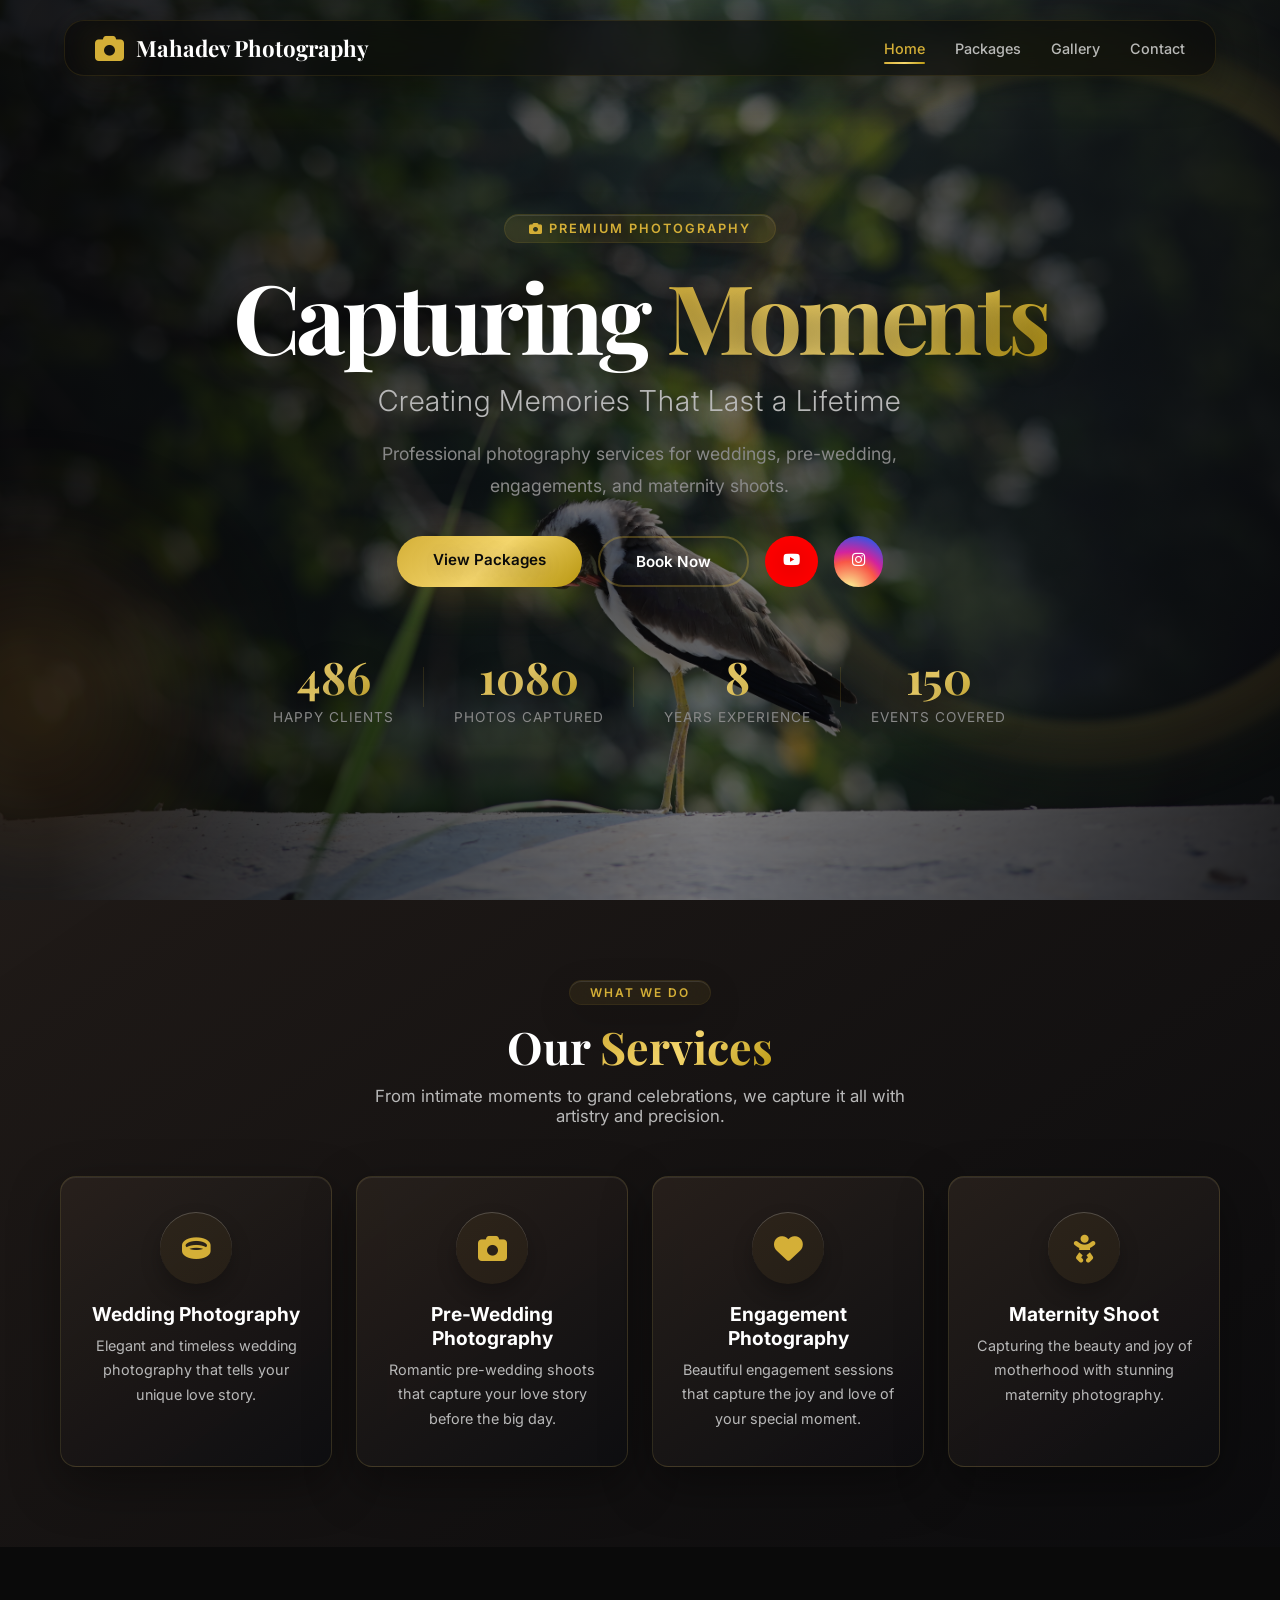
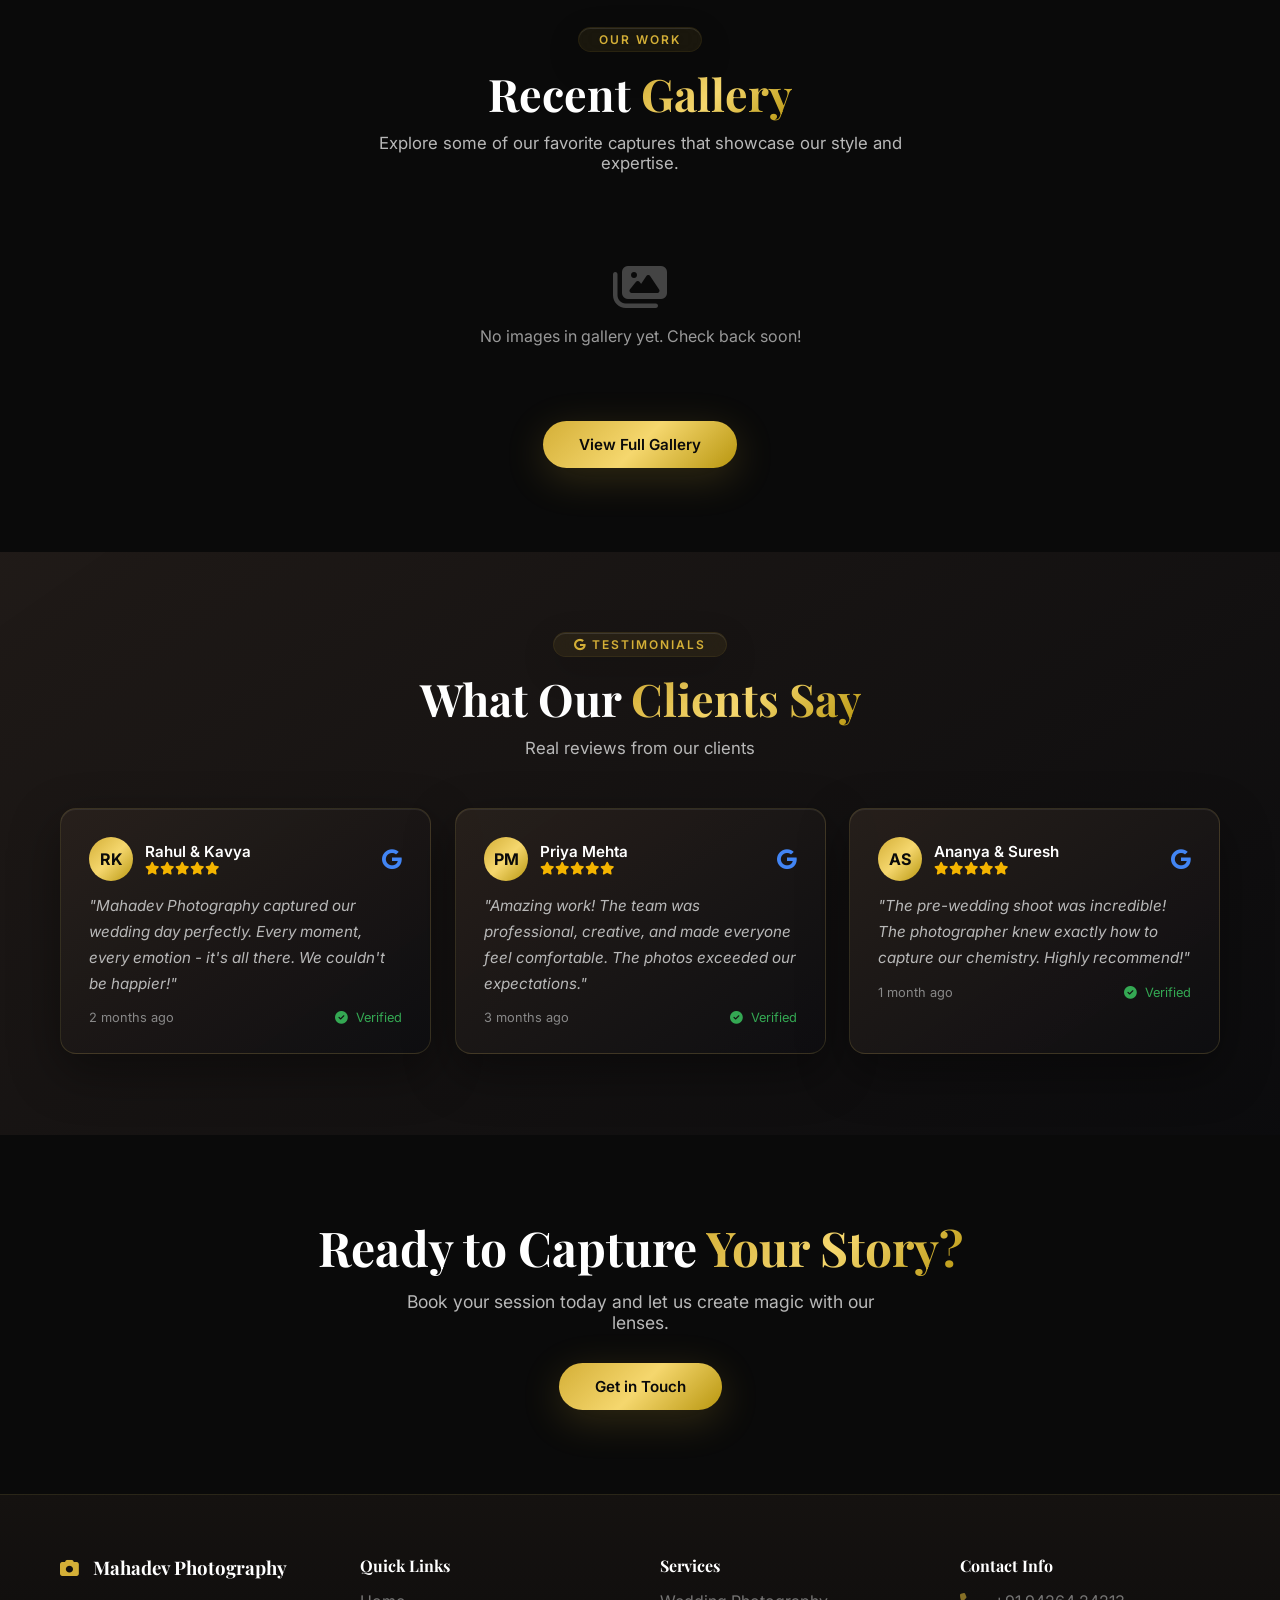
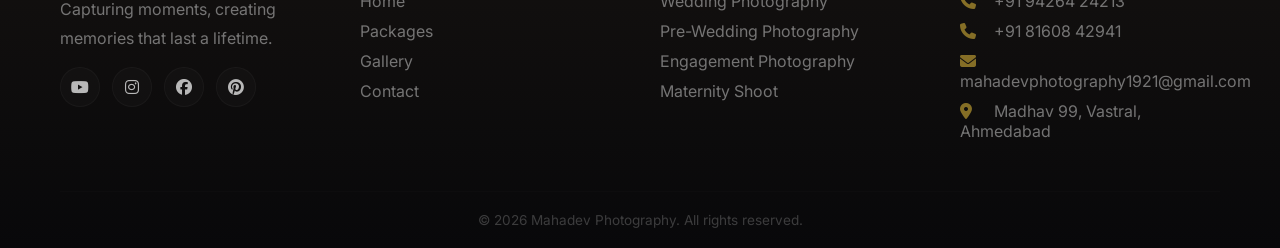
<file: index.html>
<!DOCTYPE html>
<html lang="en">

<head>
    <meta charset="UTF-8" />
    <meta name="viewport" content="width=device-width, initial-scale=1.0" />
    <title>Mahadev Photography - Premium Photography</title>
    <link rel="stylesheet" href="css/style.css" />
    <link rel="stylesheet" href="https://cdnjs.cloudflare.com/ajax/libs/font-awesome/6.5.0/css/all.min.css" />
    <link href="https://fonts.googleapis.com/css2?family=Playfair+Display:wght@400;700&family=Inter:wght@300;400;600;700&display=swap" rel="stylesheet" />
</head>

<body>
    <!-- Particle Background -->
    <canvas id="particleCanvas"></canvas>

    <!-- Floating 3D Elements -->
    <div class="floating-3d"><i class="fas fa-camera"></i></div>
    <div class="floating-3d"><i class="fas fa-ring"></i></div>
    <div class="floating-3d"><i class="fas fa-heart"></i></div>
    <div class="floating-3d"><i class="fas fa-camera-retro"></i></div>
    <div class="floating-3d"><i class="fas fa-star"></i></div>

    <!-- Glowing Lines -->
    <div class="glow-line"></div>
    <div class="glow-line"></div>
    <div class="glow-line"></div>

    <!-- Navigation -->
    <nav class="navbar" id="navbar">
        <div class="nav-container">
            <div class="nav-logo">
                <a href="index.html">
                    <i class="fas fa-camera"></i>
                    <span>Mahadev Photography</span>
                </a>
            </div>
            <ul class="nav-menu" id="navMenu">
                <li><a href="index.html" class="active">Home</a></li>
                <li><a href="packages.html">Packages</a></li>
                <li><a href="gallery.html">Gallery</a></li>
                <li><a href="contact.html">Contact</a></li>
            </ul>
            <div class="hamburger" id="hamburger">
                <span></span>
                <span></span>
                <span></span>
            </div>
        </div>
    </nav>

    <!-- Hero Section -->
    <section class="hero">
        <div class="hero-content">
            <div class="hero-badge"><i class="fas fa-camera"></i> Premium Photography</div>
            <h1 class="hero-title">Capturing <span class="gold-text">Moments</span></h1>
            <p class="hero-subtitle">Creating Memories That Last a Lifetime</p>
            <p class="hero-description">Professional photography services for weddings, pre-wedding, engagements, and maternity shoots.</p>
            <div class="hero-buttons">
                <a href="packages.html" class="btn btn-primary">View Packages</a>
                <a href="contact.html" class="btn btn-secondary">Book Now</a>
                <a href="https://www.youtube.com/@mahadev_photography1921" target="_blank" class="btn btn-youtube"><i class="fab fa-youtube"></i></a>
                <a href="https://www.instagram.com/mahadev_photography1921" target="_blank" class="btn btn-instagram"><i class="fab fa-instagram"></i></a>
            </div>
            <div class="hero-stats">
                <div class="stat-item">
                    <span class="stat-number" data-count="500">0</span>
                    <span class="stat-label">Happy Clients</span>
                </div>
                <div class="stat-item">
                    <span class="stat-number" data-count="1200">0</span>
                    <span class="stat-label">Photos Captured</span>
                </div>
                <div class="stat-item">
                    <span class="stat-number" data-count="8">0</span>
                    <span class="stat-label">Years Experience</span>
                </div>
                <div class="stat-item">
                    <span class="stat-number" data-count="150">0</span>
                    <span class="stat-label">Events Covered</span>
                </div>
            </div>
        </div>
    </section>

    <!-- Services Section -->
    <section class="services-section">
        <div class="container">
            <div class="section-header">
                <span class="section-tag">What We Do</span>
                <h2>Our <span class="gold-text">Services</span></h2>
                <p>From intimate moments to grand celebrations, we capture it all with artistry and precision.</p>
            </div>
            <div class="services-grid">
                <div class="service-card">
                    <div class="service-icon"><i class="fas fa-ring"></i></div>
                    <h3>Wedding Photography</h3>
                    <p>Elegant and timeless wedding photography that tells your unique love story.</p>
                </div>
                <div class="service-card">
                    <div class="service-icon"><i class="fas fa-camera"></i></div>
                    <h3>Pre-Wedding Photography</h3>
                    <p>Romantic pre-wedding shoots that capture your love story before the big day.</p>
                </div>
                <div class="service-card">
                    <div class="service-icon"><i class="fas fa-heart"></i></div>
                    <h3>Engagement Photography</h3>
                    <p>Beautiful engagement sessions that capture the joy and love of your special moment.</p>
                </div>
                <div class="service-card">
                    <div class="service-icon"><i class="fas fa-baby"></i></div>
                    <h3>Maternity Shoot</h3>
                    <p>Capturing the beauty and joy of motherhood with stunning maternity photography.</p>
                </div>
            </div>
        </div>
    </section>

    <!-- Gallery Preview -->
    <section class="gallery-section">
        <div class="container">
            <div class="section-header">
                <span class="section-tag">Our Work</span>
                <h2>Recent <span class="gold-text">Gallery</span></h2>
                <p>Explore some of our favorite captures that showcase our style and expertise.</p>
            </div>
            <div class="gallery-grid" id="galleryPreview"></div>
            <div class="text-center">
                <a href="gallery.html" class="btn btn-primary">View Full Gallery</a>
            </div>
        </div>
    </section>

    <!-- Reviews Section -->
    <section class="reviews-section">
        <div class="container">
            <div class="section-header">
                <span class="section-tag"><i class="fab fa-google"></i> Testimonials</span>
                <h2>What Our <span class="gold-text">Clients Say</span></h2>
                <p>Real reviews from our clients</p>
            </div>
            <div class="reviews-grid" id="reviewsContainer">
                <div class="review-card">
                    <div class="review-header">
                        <div class="reviewer">
                            <div class="reviewer-avatar">RK</div>
                            <div>
                                <div class="reviewer-name">Rahul & Kavya</div>
                                <div class="review-stars"><i class="fas fa-star"></i><i class="fas fa-star"></i><i class="fas fa-star"></i><i class="fas fa-star"></i><i class="fas fa-star"></i></div>
                            </div>
                        </div>
                        <div class="google-badge"><i class="fab fa-google"></i></div>
                    </div>
                    <p class="review-text">"Mahadev Photography captured our wedding day perfectly. Every moment, every emotion - it's all there. We couldn't be happier!"</p>
                    <div class="review-footer">
                        <span class="review-date">2 months ago</span>
                        <span class="review-verified"><i class="fas fa-check-circle"></i> Verified</span>
                    </div>
                </div>
                <div class="review-card">
                    <div class="review-header">
                        <div class="reviewer">
                            <div class="reviewer-avatar">PM</div>
                            <div>
                                <div class="reviewer-name">Priya Mehta</div>
                                <div class="review-stars"><i class="fas fa-star"></i><i class="fas fa-star"></i><i class="fas fa-star"></i><i class="fas fa-star"></i><i class="fas fa-star"></i></div>
                            </div>
                        </div>
                        <div class="google-badge"><i class="fab fa-google"></i></div>
                    </div>
                    <p class="review-text">"Amazing work! The team was professional, creative, and made everyone feel comfortable. The photos exceeded our expectations."</p>
                    <div class="review-footer">
                        <span class="review-date">3 months ago</span>
                        <span class="review-verified"><i class="fas fa-check-circle"></i> Verified</span>
                    </div>
                </div>
                <div class="review-card">
                    <div class="review-header">
                        <div class="reviewer">
                            <div class="reviewer-avatar">AS</div>
                            <div>
                                <div class="reviewer-name">Ananya & Suresh</div>
                                <div class="review-stars"><i class="fas fa-star"></i><i class="fas fa-star"></i><i class="fas fa-star"></i><i class="fas fa-star"></i><i class="fas fa-star"></i></div>
                            </div>
                        </div>
                        <div class="google-badge"><i class="fab fa-google"></i></div>
                    </div>
                    <p class="review-text">"The pre-wedding shoot was incredible! The photographer knew exactly how to capture our chemistry. Highly recommend!"</p>
                    <div class="review-footer">
                        <span class="review-date">1 month ago</span>
                        <span class="review-verified"><i class="fas fa-check-circle"></i> Verified</span>
                    </div>
                </div>
            </div>
        </div>
    </section>

    <!-- CTA Section -->
    <section class="cta-section">
        <div class="container">
            <div class="cta-content">
                <h2>Ready to Capture <span class="gold-text">Your Story?</span></h2>
                <p>Book your session today and let us create magic with our lenses.</p>
                <a href="contact.html" class="btn btn-primary">Get in Touch</a>
            </div>
        </div>
    </section>

    <!-- Footer -->
    <footer class="footer">
        <div class="container">
            <div class="footer-grid">
                <div class="footer-col">
                    <h3><i class="fas fa-camera"></i> Mahadev Photography</h3>
                    <p>Capturing moments, creating memories that last a lifetime.</p>
                    <div class="social-links">
                        <a href="https://www.youtube.com/@mahadev_photography1921" target="_blank"><i class="fab fa-youtube"></i></a>
                        <a href="https://www.instagram.com/mahadev_photography1921" target="_blank"><i class="fab fa-instagram"></i></a>
                        <a href="#" target="_blank"><i class="fab fa-facebook"></i></a>
                        <a href="#" target="_blank"><i class="fab fa-pinterest"></i></a>
                    </div>
                </div>
                <div class="footer-col">
                    <h4>Quick Links</h4>
                    <ul>
                        <li><a href="index.html">Home</a></li>
                        <li><a href="packages.html">Packages</a></li>
                        <li><a href="gallery.html">Gallery</a></li>
                        <li><a href="contact.html">Contact</a></li>
                    </ul>
                </div>
                <div class="footer-col">
                    <h4>Services</h4>
                    <ul>
                        <li>Wedding Photography</li>
                        <li>Pre-Wedding Photography</li>
                        <li>Engagement Photography</li>
                        <li>Maternity Shoot</li>
                    </ul>
                </div>
                <div class="footer-col">
                    <h4>Contact Info</h4>
                    <ul>
                        <li><i class="fas fa-phone"></i> +91 94264 24213</li>
                        <li><i class="fas fa-phone"></i> +91 81608 42941</li>
                        <li><i class="fas fa-envelope"></i> mahadevphotography1921@gmail.com</li>
                        <li><i class="fas fa-map-marker-alt"></i> Madhav 99, Vastral, Ahmedabad</li>
                    </ul>
                </div>
            </div>
            <div class="footer-bottom">
                <p>&copy; 2026 Mahadev Photography. All rights reserved.</p>
            </div>
        </div>
    </footer>

    <script src="js/script.js"></script>
</body>

</html>
</file>
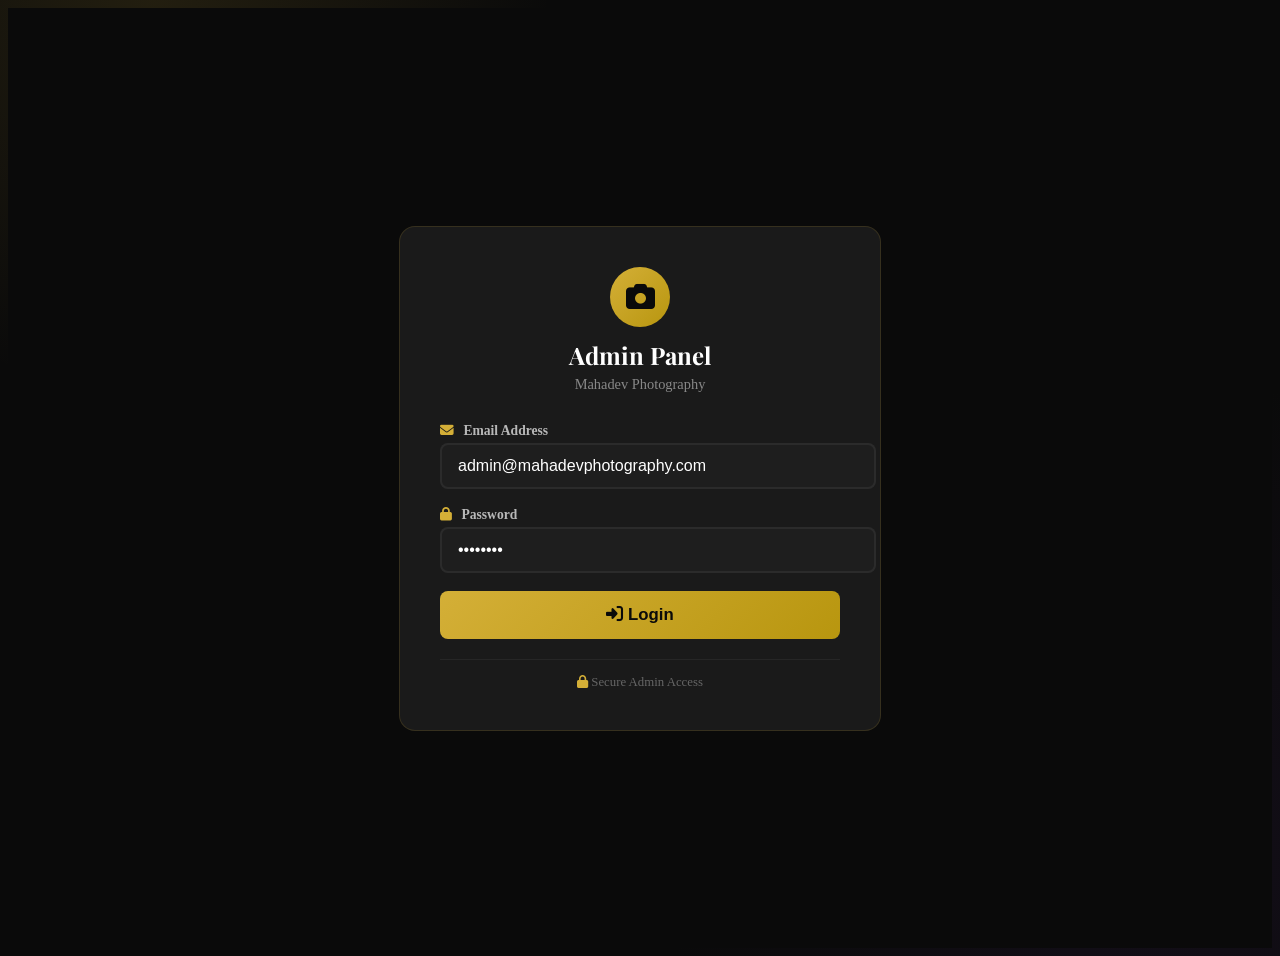
<file: admin/index.html>
<!DOCTYPE html>
<html lang="en">

<head>
    <meta charset="UTF-8">
    <meta name="viewport" content="width=device-width, initial-scale=1.0">
    <title>Admin Dashboard - Mahadev Photography</title>
    <link rel="stylesheet" href="../css/admin-style.css">
    <link rel="stylesheet" href="https://cdnjs.cloudflare.com/ajax/libs/font-awesome/6.5.0/css/all.min.css">
    <link href="https://fonts.googleapis.com/css2?family=Playfair+Display:wght@400;700&family=Inter:wght@300;400;600;700&display=swap" rel="stylesheet">
    <style>
        .stats-grid {
            display: grid;
            grid-template-columns: repeat(auto-fit, minmax(200px, 1fr));
            gap: 20px;
            margin-bottom: 30px;
        }
        
        .stat-card {
            background: #1a1a1a;
            padding: 25px;
            border-radius: 12px;
            border: 1px solid rgba(255, 255, 255, 0.05);
            transition: all 0.3s ease;
        }
        
        .stat-card:hover {
            transform: translateY(-5px);
            border-color: rgba(212, 175, 55, 0.3);
            box-shadow: 0 8px 30px rgba(0, 0, 0, 0.3);
        }
        
        .stat-card .stat-icon {
            width: 50px;
            height: 50px;
            border-radius: 12px;
            display: flex;
            align-items: center;
            justify-content: center;
            font-size: 1.5rem;
            margin-bottom: 12px;
            color: white;
        }
        
        .stat-card .stat-icon.blue {
            background: rgba(52, 152, 219, 0.2);
            color: #3498db;
        }
        
        .stat-card .stat-icon.green {
            background: rgba(46, 204, 113, 0.2);
            color: #2ecc71;
        }
        
        .stat-card .stat-icon.orange {
            background: rgba(241, 196, 15, 0.2);
            color: #f1c40f;
        }
        
        .stat-card .stat-icon.red {
            background: rgba(231, 76, 60, 0.2);
            color: #e74c3c;
        }
        
        .stat-card .stat-number {
            font-size: 2.2rem;
            font-weight: 700;
            color: #ffffff;
        }
        
        .stat-card .stat-label {
            color: #b8b8b8;
            font-size: 0.85rem;
            font-weight: 500;
        }
        
        .admin-table-wrapper {
            background: #1a1a1a;
            border-radius: 12px;
            padding: 25px;
            border: 1px solid rgba(255, 255, 255, 0.05);
            overflow-x: auto;
        }
        
        .admin-table {
            width: 100%;
            border-collapse: collapse;
        }
        
        .admin-table th {
            text-align: left;
            padding: 12px 15px;
            background: rgba(255, 255, 255, 0.02);
            color: #b8b8b8;
            border-bottom: 1px solid rgba(255, 255, 255, 0.05);
            font-size: 0.85rem;
            font-weight: 600;
            text-transform: uppercase;
            letter-spacing: 0.5px;
        }
        
        .admin-table td {
            padding: 12px 15px;
            border-bottom: 1px solid rgba(255, 255, 255, 0.03);
            color: #ffffff;
        }
        
        .admin-table tr:hover td {
            background: rgba(255, 255, 255, 0.02);
        }
        
        .badge {
            padding: 3px 10px;
            border-radius: 12px;
            font-size: 0.75rem;
            font-weight: 600;
        }
        
        .badge-new {
            background: #e74c3c;
            color: white;
        }
        
        .badge-read {
            background: #2ecc71;
            color: white;
        }
        
        .badge-replied {
            background: #3498db;
            color: white;
        }
        
        .table-header {
            display: flex;
            justify-content: space-between;
            align-items: center;
            margin-bottom: 20px;
            flex-wrap: wrap;
            gap: 15px;
        }
        
        .table-header h3 {
            color: #ffffff;
            font-size: 1.2rem;
            margin: 0;
        }
        
        .table-header h3 i {
            color: #D4AF37;
            margin-right: 10px;
        }
        
        .admin-header {
            display: flex;
            justify-content: space-between;
            align-items: center;
            margin-bottom: 30px;
            background: #1a1a1a;
            padding: 20px 25px;
            border-radius: 12px;
            border: 1px solid rgba(255, 255, 255, 0.05);
        }
        
        .admin-header h1 {
            font-size: 1.8rem;
            color: #ffffff;
            font-weight: 700;
            margin: 0;
        }
        
        .admin-header h1 i {
            color: #D4AF37;
            margin-right: 12px;
        }
        
        .admin-user {
            display: flex;
            align-items: center;
            gap: 15px;
        }
        
        .admin-user .user-info {
            text-align: right;
        }
        
        .admin-user .user-info .user-name {
            font-weight: 600;
            color: #ffffff;
            font-size: 0.95rem;
        }
        
        .admin-user .user-info .user-role {
            font-size: 0.8rem;
            color: #b8b8b8;
        }
        
        .admin-user .user-avatar {
            width: 40px;
            height: 40px;
            border-radius: 50%;
            background: linear-gradient(135deg, #D4AF37, #B8960F);
            display: flex;
            align-items: center;
            justify-content: center;
            color: #0A0A0A;
            font-weight: 700;
            font-size: 1.1rem;
        }
    </style>
</head>

<body>
    <div class="admin-wrapper">
        <aside class="admin-sidebar">
            <div class="logo">
                <div class="logo-icon"><i class="fas fa-camera"></i></div>
                <h3>Admin</h3>
                <span>Mahadev Photography</span>
            </div>
            <nav class="admin-nav">
                <a href="index.html" class="active"><i class="fas fa-dashboard"></i> <span>Dashboard</span></a>
                <a href="packages.html"><i class="fas fa-box"></i> <span>Packages</span></a>
                <a href="gallery.html"><i class="fas fa-photo-video"></i> <span>Gallery</span></a>
                <a href="submissions.html"><i class="fas fa-envelope"></i> <span>Submissions</span></a>
                <a href="#" class="logout"><i class="fas fa-sign-out-alt"></i> <span>Logout</span></a>
            </nav>
        </aside>

        <main class="admin-main">
            <div class="admin-header">
                <h1><i class="fas fa-dashboard"></i> Dashboard</h1>
                <div class="admin-user">
                    <div class="user-info">
                        <div class="user-name" id="adminName">Admin</div>
                        <div class="user-role">Administrator</div>
                    </div>
                    <div class="user-avatar">A</div>
                </div>
            </div>

            <div class="stats-grid">
                <div class="stat-card">
                    <div class="stat-icon blue"><i class="fas fa-images"></i></div>
                    <div class="stat-number" id="statPortfolio">0</div>
                    <div class="stat-label">Gallery Images</div>
                </div>
                <div class="stat-card">
                    <div class="stat-icon green"><i class="fas fa-box"></i></div>
                    <div class="stat-number" id="statPackages">0</div>
                    <div class="stat-label">Packages</div>
                </div>
                <div class="stat-card">
                    <div class="stat-icon orange"><i class="fas fa-envelope"></i></div>
                    <div class="stat-number" id="statSubmissions">0</div>
                    <div class="stat-label">Submissions</div>
                </div>
                <div class="stat-card">
                    <div class="stat-icon red"><i class="fas fa-rupee-sign"></i></div>
                    <div class="stat-number" id="statRevenue">₹0</div>
                    <div class="stat-label">Total Revenue</div>
                </div>
            </div>

            <div class="admin-table-wrapper">
                <div class="table-header">
                    <h3><i class="fas fa-clock"></i> Recent Submissions</h3>
                    <span style="color:#666;font-size:0.85rem;">Latest 5</span>
                </div>
                <table class="admin-table">
                    <thead>
                        <tr>
                            <th>Name</th>
                            <th>Email</th>
                            <th>Status</th>
                            <th>Date</th>
                        </tr>
                    </thead>
                    <tbody id="recentSubmissions">
                        <tr>
                            <td colspan="4" style="text-align:center;color:#666;padding:30px;">
                                <i class="fas fa-spinner fa-spin"></i> Loading...
                            </td>
                        </tr>
                    </tbody>
                </table>
            </div>
        </main>
    </div>

    <script src="../js/script.js"></script>
</body>

</html>
</file>
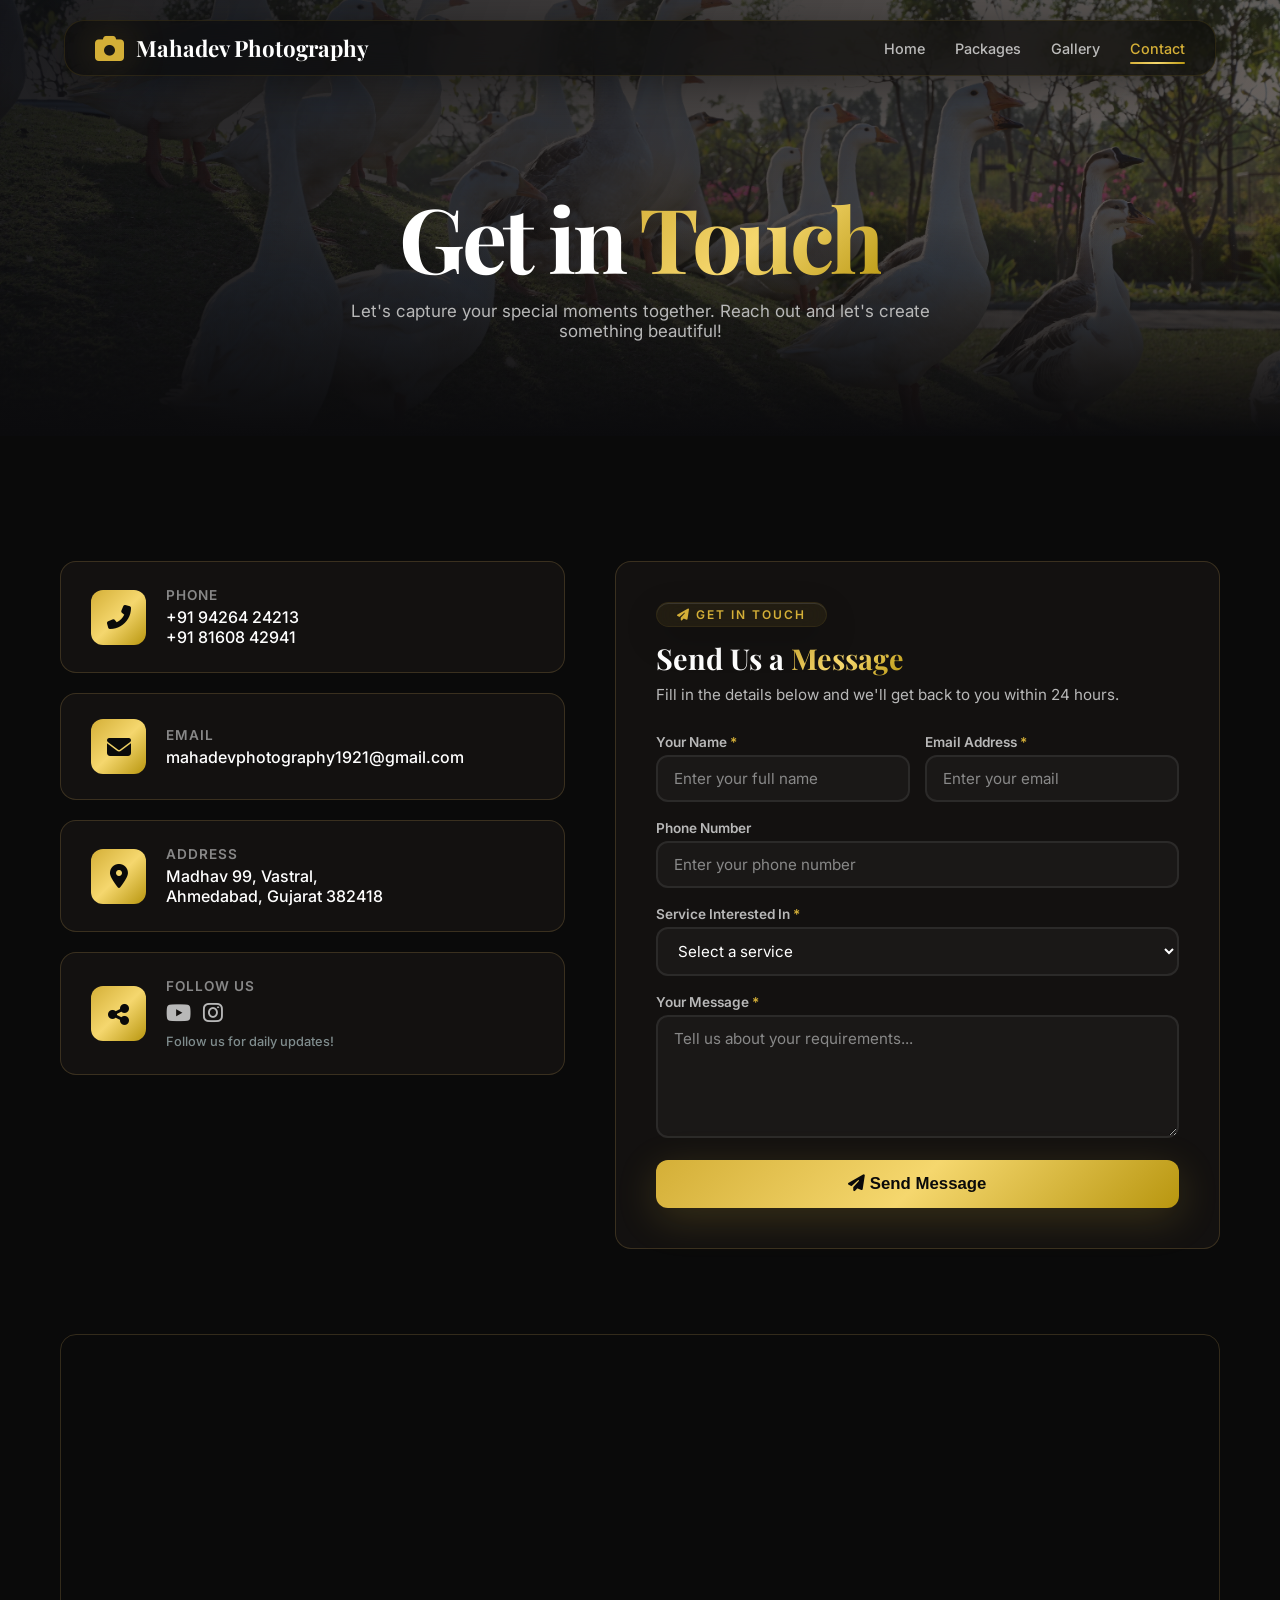
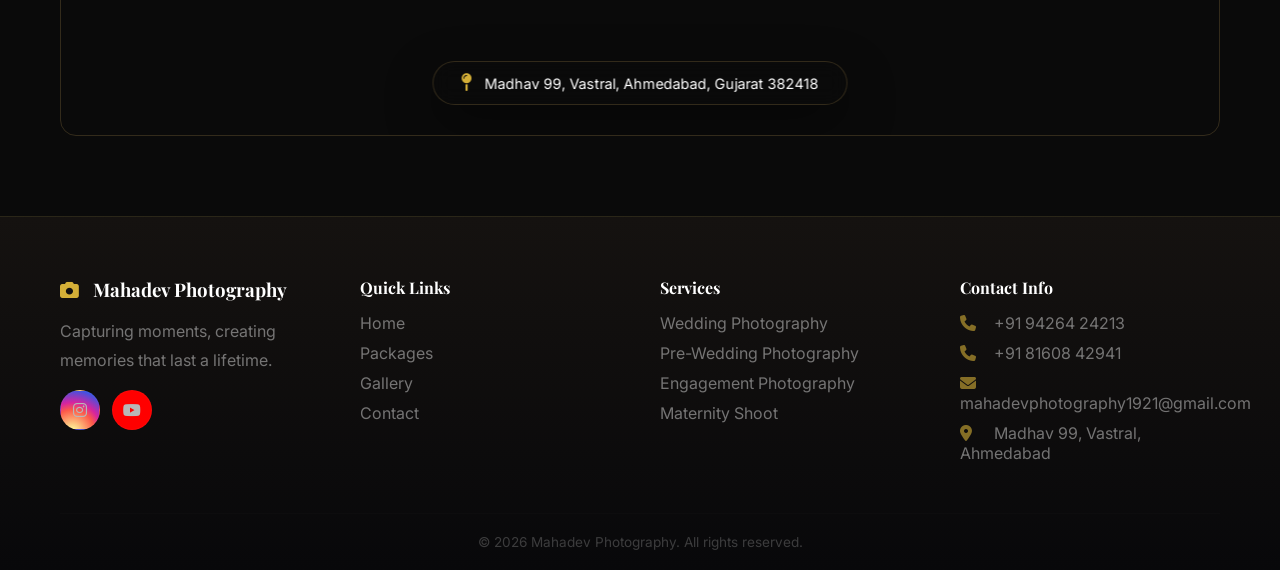
<file: contact.html>
<!DOCTYPE html>
<html lang="en">

<head>
    <meta charset="UTF-8" />
    <meta name="viewport" content="width=device-width, initial-scale=1.0, maximum-scale=1.0, user-scalable=yes" />
    <meta http-equiv="Cache-Control" content="no-cache, no-store, must-revalidate" />
    <meta http-equiv="Pragma" content="no-cache" />
    <meta http-equiv="Expires" content="0" />
    <title>Contact - Mahadev Photography</title>
    <link rel="stylesheet" href="css/style.css" />
    <link rel="stylesheet" href="https://cdnjs.cloudflare.com/ajax/libs/font-awesome/6.5.0/css/all.min.css" />
    <link href="https://fonts.googleapis.com/css2?family=Playfair+Display:wght@400;700&family=Inter:wght@300;400;600;700&display=swap" rel="stylesheet" />
    <style>
        .contact-grid {
            display: grid;
            grid-template-columns: 1fr 1.2fr;
            gap: 50px;
            margin-top: 40px;
        }
        
        .contact-info-side {
            display: flex;
            flex-direction: column;
            gap: 20px;
        }
        
        .contact-info-card {
            background: var(--bg-card);
            padding: 25px 30px;
            border-radius: var(--radius);
            border: var(--border-gold-light);
            transition: var(--transition-smooth);
            display: flex;
            align-items: center;
            gap: 20px;
        }
        
        .contact-info-card:hover {
            transform: translateX(8px);
            border-color: var(--gold);
            box-shadow: var(--shadow-glow);
        }
        
        .contact-info-card .icon-box {
            width: 55px;
            height: 55px;
            min-width: 55px;
            border-radius: var(--radius-sm);
            display: flex;
            align-items: center;
            justify-content: center;
            font-size: 1.5rem;
            color: var(--black);
            background: var(--gold-gradient);
        }
        
        .contact-info-card .info-content h3 {
            font-size: 0.85rem;
            text-transform: uppercase;
            letter-spacing: 1px;
            color: var(--text-muted);
            margin: 0 0 4px 0;
            font-weight: 600;
        }
        
        .contact-info-card .info-content p {
            font-size: 1rem;
            color: var(--text-primary);
            margin: 0;
            font-weight: 500;
        }
        
        .contact-info-card .info-content .social-links-small {
            display: flex;
            gap: 12px;
            margin-top: 5px;
        }
        
        .contact-info-card .info-content .social-links-small a {
            color: var(--text-secondary);
            font-size: 1.4rem;
            transition: var(--transition-gold);
        }
        
        .contact-info-card .info-content .social-links-small a:hover {
            transform: scale(1.2);
        }
        
        .contact-info-card .info-content .social-links-small a.youtube:hover {
            color: #FF0000;
        }
        
        .contact-info-card .info-content .social-links-small a.instagram:hover {
            color: #E4405F;
        }
        
        .contact-info-card .info-content .social-links-small a.facebook:hover {
            color: #1877F2;
        }
        
        .contact-form-side {
            background: var(--bg-card);
            padding: 40px;
            border-radius: var(--radius);
            border: var(--border-gold-light);
        }
        
        .contact-form-side .form-header {
            margin-bottom: 30px;
        }
        
        .contact-form-side .form-header h2 {
            font-size: 1.8rem;
            color: var(--text-primary);
            font-family: 'Playfair Display', serif;
            margin: 0 0 8px 0;
        }
        
        .contact-form-side .form-header p {
            color: var(--text-secondary);
            font-size: 0.95rem;
            margin: 0;
        }
        
        .form-row {
            display: grid;
            grid-template-columns: 1fr 1fr;
            gap: 15px;
        }
        
        .form-group {
            margin-bottom: 18px;
        }
        
        .form-group label {
            display: block;
            font-weight: 600;
            color: var(--text-secondary);
            font-size: 0.85rem;
            margin-bottom: 5px;
        }
        
        .form-group label .required {
            color: var(--gold);
        }
        
        .form-group input,
        .form-group select,
        .form-group textarea {
            width: 100%;
            padding: 12px 16px;
            border: 2px solid rgba(255, 255, 255, 0.08);
            border-radius: var(--radius-sm);
            font-size: 0.95rem;
            transition: var(--transition-gold);
            font-family: 'Inter', sans-serif;
            background: rgba(255, 255, 255, 0.03);
            color: var(--text-primary);
        }
        
        .form-group input:focus,
        .form-group select:focus,
        .form-group textarea:focus {
            outline: none;
            border-color: var(--gold);
            box-shadow: 0 0 0 4px rgba(212, 175, 55, 0.08);
            background: rgba(255, 255, 255, 0.05);
        }
        
        .form-group input::placeholder,
        .form-group textarea::placeholder {
            color: var(--text-muted);
        }
        
        .form-group textarea {
            resize: vertical;
            min-height: 120px;
        }
        
        .form-status {
            padding: 12px 18px;
            border-radius: var(--radius-sm);
            margin-bottom: 15px;
            display: none;
            font-weight: 500;
        }
        
        .form-status.success {
            display: block;
            background: rgba(46, 204, 113, 0.1);
            color: #2ecc71;
            border: 1px solid rgba(46, 204, 113, 0.2);
        }
        
        .form-status.error {
            display: block;
            background: rgba(231, 76, 60, 0.1);
            color: #e74c3c;
            border: 1px solid rgba(231, 76, 60, 0.2);
        }
        
        .form-status.loading {
            display: block;
            background: rgba(52, 152, 219, 0.1);
            color: #3498db;
            border: 1px solid rgba(52, 152, 219, 0.2);
        }
        
        .form-status i {
            margin-right: 8px;
        }
        
        .btn-submit {
            width: 100%;
            padding: 14px;
            font-size: 1.05rem;
            font-weight: 600;
            border-radius: var(--radius-sm);
            background: var(--gold-gradient);
            color: var(--black);
            border: none;
            cursor: pointer;
            transition: var(--transition-smooth);
            box-shadow: var(--shadow-gold);
            display: flex;
            align-items: center;
            justify-content: center;
            gap: 10px;
        }
        
        .btn-submit:hover {
            transform: translateY(-2px);
            box-shadow: var(--shadow-gold-hover);
        }
        
        .btn-submit:disabled {
            opacity: 0.6;
            cursor: not-allowed;
            transform: none;
        }
        
        .btn-submit .spinner {
            display: none;
            animation: spin 1s linear infinite;
        }
        
        .btn-submit.loading .spinner {
            display: inline-block;
        }
        
        .btn-submit.loading .btn-text {
            display: none;
        }
        
        @keyframes spin {
            0% {
                transform: rotate(0deg);
            }
            100% {
                transform: rotate(360deg);
            }
        }
        
        .map-section {
            padding: 0 0 80px;
            background: var(--bg-primary);
        }
        
        .map-container {
            border-radius: var(--radius);
            overflow: hidden;
            border: var(--border-gold-light);
            position: relative;
        }
        
        .map-container iframe {
            display: block;
            width: 100%;
            height: 400px;
            border: none;
            filter: grayscale(100%) invert(100%) hue-rotate(180deg);
        }
        
        .map-overlay {
            position: absolute;
            bottom: 30px;
            left: 50%;
            transform: translateX(-50%);
            background: rgba(10, 10, 10, 0.9);
            color: var(--text-primary);
            padding: 12px 28px;
            border-radius: 50px;
            font-size: 0.9rem;
            display: flex;
            align-items: center;
            gap: 12px;
            backdrop-filter: blur(10px);
            border: var(--border-gold-light);
            white-space: nowrap;
            box-shadow: var(--shadow-dark);
        }
        
        .map-overlay i {
            color: var(--gold);
            font-size: 1.1rem;
        }
        
        @media (max-width: 1024px) {
            .contact-grid {
                grid-template-columns: 1fr;
                gap: 30px;
            }
        }
        
        @media (max-width: 768px) {
            .contact-info-side {
                grid-template-columns: 1fr;
            }
            .contact-form-side {
                padding: 25px;
            }
            .map-container iframe {
                height: 250px;
            }
            .map-overlay {
                font-size: 0.7rem;
                padding: 8px 16px;
                bottom: 12px;
                white-space: normal;
                max-width: 92%;
                text-align: center;
                flex-wrap: wrap;
                justify-content: center;
                gap: 8px;
            }
            .form-row {
                grid-template-columns: 1fr;
                gap: 0;
            }
            .contact-info-card {
                padding: 18px 20px;
                gap: 15px;
            }
            .contact-info-card .icon-box {
                width: 45px;
                height: 45px;
                min-width: 45px;
                font-size: 1.2rem;
            }
            .contact-form-side .form-header h2 {
                font-size: 1.4rem;
            }
        }
        
        @media (max-width: 480px) {
            .contact-form-side {
                padding: 18px;
            }
            .contact-form-side .form-header h2 {
                font-size: 1.2rem;
            }
            .contact-info-card {
                padding: 14px 16px;
                gap: 12px;
            }
            .contact-info-card .icon-box {
                width: 38px;
                height: 38px;
                min-width: 38px;
                font-size: 1rem;
            }
            .map-container iframe {
                height: 200px;
            }
            .map-overlay {
                font-size: 0.6rem;
                padding: 6px 12px;
                bottom: 8px;
                gap: 6px;
            }
            .map-overlay i {
                font-size: 0.8rem;
            }
        }
    </style>
</head>

<body>
    <nav class="navbar">
        <div class="nav-container">
            <div class="nav-logo">
                <a href="index.html">
                    <i class="fas fa-camera"></i>
                    <span>Mahadev Photography</span>
                </a>
            </div>
            <ul class="nav-menu" id="navMenu">
                <li><a href="index.html">Home</a></li>
                <li><a href="packages.html">Packages</a></li>
                <li><a href="gallery.html">Gallery</a></li>
                <li><a href="contact.html" class="active">Contact</a></li>
            </ul>
            <div class="hamburger" id="hamburger">
                <span></span>
                <span></span>
                <span></span>
            </div>
        </div>
    </nav>

    <section class="page-header">
        <div class="container">
            <h1>Get in <span class="gold-text">Touch</span></h1>
            <p>Let's capture your special moments together. Reach out and let's create something beautiful!</p>
        </div>
    </section>

    <section class="contact-page">
        <div class="container">
            <div class="contact-grid">
                <!-- Left Side - Contact Info -->
                <div class="contact-info-side">
                    <!-- Phone -->
                    <div class="contact-info-card">
                        <div class="icon-box"><i class="fas fa-phone-alt"></i></div>
                        <div class="info-content">
                            <h3>Phone</h3>
                            <p><a href="tel:+919426424213">+91 94264 24213</a></p>
                            <p><a href="tel:+918160842941">+91 81608 42941</a></p>
                        </div>
                    </div>

                    <!-- Email -->
                    <div class="contact-info-card">
                        <div class="icon-box"><i class="fas fa-envelope"></i></div>
                        <div class="info-content">
                            <h3>Email</h3>
                            <p><a href="mailto:mahadevphotography1921@gmail.com">mahadevphotography1921@gmail.com</a></p>
                        </div>
                    </div>

                    <!-- Address -->
                    <div class="contact-info-card">
                        <div class="icon-box"><i class="fas fa-map-marker-alt"></i></div>
                        <div class="info-content">
                            <h3>Address</h3>
                            <p>Madhav 99, Vastral,</p>
                            <p>Ahmedabad, Gujarat 382418</p>
                        </div>
                    </div>

                    <!-- Social -->
                    <div class="contact-info-card">
                        <div class="icon-box"><i class="fas fa-share-alt"></i></div>
                        <div class="info-content">
                            <h3>Follow Us</h3>
                            <div class="social-links-small">
                                <a href="https://www.youtube.com/@mahadev_photography1921" target="_blank" class="youtube" title="YouTube">
                                    <i class="fab fa-youtube"></i>
                                </a>
                                <a href="https://www.instagram.com/mahadev_photography1921" target="_blank" class="instagram" title="Instagram">
                                    <i class="fab fa-instagram"></i>
                                </a>
                            </div>
                            <p style="margin-top:8px;font-size:0.8rem;color:#7f8c8d;">Follow us for daily updates!</p>
                        </div>
                    </div>
                </div>

                <!-- Right Side - Form -->
                <div class="contact-form-side">
                    <div class="form-header">
                        <span class="section-tag"><i class="fas fa-paper-plane"></i> Get in Touch</span>
                        <h2>Send Us a <span class="gold-text">Message</span></h2>
                        <p>Fill in the details below and we'll get back to you within 24 hours.</p>
                    </div>

                    <form id="contactForm" class="contact-form">
                        <div id="formStatus" class="form-status"></div>

                        <div class="form-row">
                            <div class="form-group">
                                <label>Your Name <span class="required">*</span></label>
                                <input type="text" id="name" name="name" placeholder="Enter your full name" required />
                            </div>
                            <div class="form-group">
                                <label>Email Address <span class="required">*</span></label>
                                <input type="email" id="email" name="email" placeholder="Enter your email" required />
                            </div>
                        </div>

                        <div class="form-group">
                            <label>Phone Number</label>
                            <input type="text" id="phone" name="phone" placeholder="Enter your phone number" />
                        </div>

                        <div class="form-group">
                            <label>Service Interested In <span class="required">*</span></label>
                            <select id="service" name="service" required>
                                <option value="">Select a service</option>
                                <option value="wedding">Wedding Photography</option>
                                <option value="prewedding">Pre-Wedding Photography</option>
                                <option value="engagement">Engagement Photography</option>
                                <option value="maternity">Maternity Shoot</option>
                                <option value="other">Other</option>
                            </select>
                        </div>

                        <div class="form-group">
                            <label>Your Message <span class="required">*</span></label>
                            <textarea id="message" name="message" rows="5" placeholder="Tell us about your requirements..." required></textarea>
                        </div>

                        <button type="submit" class="btn-submit" id="submitBtn">
                            <span class="btn-text"><i class="fas fa-paper-plane"></i> Send Message</span>
                            <span class="spinner"><i class="fas fa-spinner"></i></span>
                        </button>
                    </form>
                </div>
            </div>
        </div>
    </section>

    <!-- Map Section -->
    <section class="map-section">
        <div class="container">
            <div class="map-container">
                <iframe src="https://www.google.com/maps/embed?pb=!1m14!1m8!1m3!1d59599.47285445736!2d72.6572765!3d22.9990095!3m2!1i1024!2i768!4f13.1!3m3!1m2!1s0x395e86348cadc543%3A0xa0dad1224ad05e4e!2sMadhav%2099%2C%20Vastral%2C%20Ahmedabad%2C%20Gujarat%20382418!5e0!3m2!1sen!2sin!4v1722000000000!5m2!1sen!2sin"
                    width="100%" height="400" style="border:0;" allowfullscreen="" loading="lazy" referrerpolicy="no-referrer-when-downgrade"></iframe>
                <div class="map-overlay">
                    <i class="fas fa-map-pin"></i> Madhav 99, Vastral, Ahmedabad, Gujarat 382418
                </div>
            </div>
        </div>
    </section>

    <!-- Footer -->
    <footer class="footer">
        <div class="container">
            <div class="footer-grid">
                <div class="footer-col">
                    <h3><i class="fas fa-camera"></i> Mahadev Photography</h3>
                    <p>Capturing moments, creating memories that last a lifetime.</p>
                    <div class="social-links">
                        <a href="#" target="_blank" title="Instagram" style="background:radial-gradient(circle at 30% 107%, #fdf497 0%, #fdf497 5%, #fd5949 45%, #d6249f 60%, #285AEB 90%);">
                            <i class="fab fa-instagram"></i>
                        </a>
                        <a href="https://www.youtube.com/@mahadev_photography1921" target="_blank" title="YouTube" style="background:#FF0000;">
                            <i class="fab fa-youtube"></i>
                        </a>
                    </div>
                </div>
                <div class="footer-col">
                    <h4>Quick Links</h4>
                    <ul>
                        <li><a href="index.html">Home</a></li>
                        <li><a href="packages.html">Packages</a></li>
                        <li><a href="gallery.html">Gallery</a></li>
                        <li><a href="contact.html">Contact</a></li>
                    </ul>
                </div>
                <div class="footer-col">
                    <h4>Services</h4>
                    <ul>
                        <li>Wedding Photography</li>
                        <li>Pre-Wedding Photography</li>
                        <li>Engagement Photography</li>
                        <li>Maternity Shoot</li>
                    </ul>
                </div>
                <div class="footer-col">
                    <h4>Contact Info</h4>
                    <ul>
                        <li><i class="fas fa-phone"></i> +91 94264 24213</li>
                        <li><i class="fas fa-phone"></i> +91 81608 42941</li>
                        <li><i class="fas fa-envelope"></i> mahadevphotography1921@gmail.com</li>
                        <li><i class="fas fa-map-marker-alt"></i> Madhav 99, Vastral, Ahmedabad</li>
                    </ul>
                </div>
            </div>
            <div class="footer-bottom">
                <p>&copy; 2026 Mahadev Photography. All rights reserved.</p>
            </div>
        </div>
    </footer>

    <script src="js/script.js"></script>
</body>

</html>
</file>
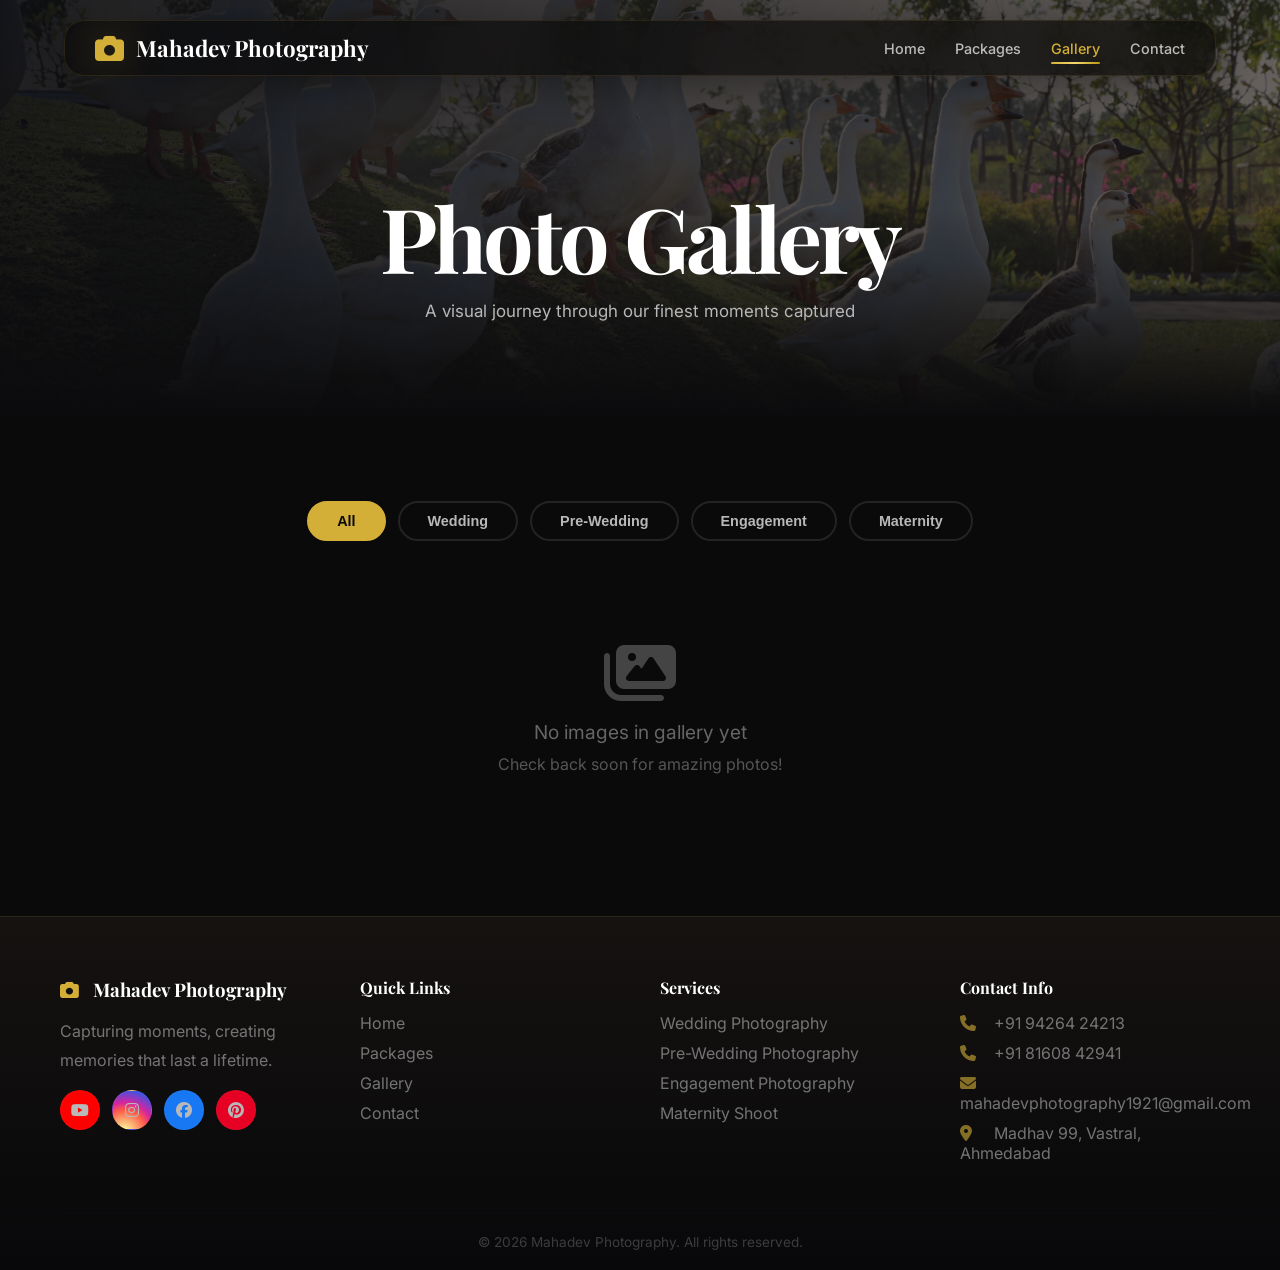
<file: gallery.html>
<!DOCTYPE html>
<html lang="en">
<head>
    <meta charset="UTF-8" />
    <meta name="viewport" content="width=device-width, initial-scale=1.0, maximum-scale=1.0, user-scalable=yes" />
    <meta http-equiv="Cache-Control" content="no-cache, no-store, must-revalidate" />
    <meta http-equiv="Pragma" content="no-cache" />
    <meta http-equiv="Expires" content="0" />
    <title>Gallery - Mahadev Photography</title>
    <link rel="stylesheet" href="css/style.css" />
    <link rel="stylesheet" href="https://cdnjs.cloudflare.com/ajax/libs/font-awesome/6.5.0/css/all.min.css" />
    <link href="https://fonts.googleapis.com/css2?family=Playfair+Display:wght@400;700&family=Inter:wght@300;400;600;700&display=swap" rel="stylesheet" />
    <style>
        .portfolio-filters {
            display: flex;
            gap: 12px;
            justify-content: center;
            flex-wrap: wrap;
            margin-bottom: 40px;
        }
        .filter-btn {
            padding: 10px 28px;
            border: 2px solid rgba(255,255,255,0.1);
            background: transparent;
            color: #B8B8B8;
            border-radius: 50px;
            cursor: pointer;
            font-weight: 600;
            transition: all 0.3s ease;
            font-size: 0.9rem;
        }
        .filter-btn:hover,
        .filter-btn.active {
            background: #D4AF37;
            color: #0A0A0A;
            border-color: #D4AF37;
        }

        .gallery-masonry {
            display: grid;
            grid-template-columns: repeat(auto-fill, minmax(280px, 1fr));
            grid-auto-rows: 250px;
            gap: 20px;
            margin-top: 30px;
        }
        .gallery-item {
            position: relative;
            border-radius: 12px;
            overflow: hidden;
            cursor: pointer;
            transition: all 0.3s ease;
            border: 1px solid rgba(255,255,255,0.05);
        }
        .gallery-item:hover {
            transform: scale(1.03);
            border-color: #D4AF37;
            box-shadow: 0 8px 30px rgba(0,0,0,0.2);
            z-index: 2;
        }
        .gallery-item img {
            width: 100%;
            height: 100%;
            object-fit: cover;
            transition: all 0.3s ease;
        }
        .gallery-item:hover img {
            transform: scale(1.05);
        }
        .gallery-item .gallery-overlay {
            position: absolute;
            bottom: 0;
            left: 0;
            right: 0;
            padding: 30px 20px 20px;
            background: linear-gradient(to top, rgba(0,0,0,0.8), transparent);
            opacity: 0;
            transition: all 0.3s ease;
        }
        .gallery-item:hover .gallery-overlay {
            opacity: 1;
        }
        .gallery-item .gallery-overlay h3 {
            color: #D4AF37;
            font-size: 1.1rem;
            margin: 0;
        }
        .gallery-item .gallery-overlay p {
            color: rgba(255,255,255,0.7);
            font-size: 0.9rem;
            margin: 5px 0 0;
        }
        .gallery-item:nth-child(1) { grid-row: span 2; }
        .gallery-item:nth-child(4) { grid-row: span 1.5; }
        .gallery-item:nth-child(7) { grid-row: span 1.8; }

        .empty-gallery-msg {
            text-align: center;
            padding: 80px 20px;
            color: #666;
            grid-column: 1 / -1;
        }
        .empty-gallery-msg i {
            font-size: 4rem;
            display: block;
            margin-bottom: 15px;
            color: #333;
        }

        .lightbox {
            display: none;
            position: fixed;
            top: 0;
            left: 0;
            width: 100%;
            height: 100%;
            background: rgba(0,0,0,0.95);
            z-index: 2000;
            justify-content: center;
            align-items: center;
            padding: 40px;
        }
        .lightbox.active { display: flex; }
        .lightbox-content {
            max-width: 90%;
            max-height: 80vh;
            object-fit: contain;
            border-radius: 8px;
            transition: transform 0.2s ease;
        }
        .close-lightbox {
            position: absolute;
            top: 30px;
            right: 50px;
            color: white;
            font-size: 3rem;
            cursor: pointer;
            transition: all 0.3s ease;
        }
        .close-lightbox:hover {
            transform: rotate(90deg);
            color: #D4AF37;
        }
        .lightbox-caption {
            position: absolute;
            bottom: 40px;
            left: 50%;
            transform: translateX(-50%);
            color: white;
            font-size: 1.1rem;
            background: rgba(0,0,0,0.6);
            padding: 10px 30px;
            border-radius: 25px;
        }

        @media (max-width: 768px) {
            .gallery-masonry {
                grid-template-columns: repeat(auto-fill, minmax(200px, 1fr));
                grid-auto-rows: 200px;
            }
            .portfolio-filters { gap: 8px; }
            .filter-btn { padding: 8px 16px; font-size: 0.8rem; }
        }
        @media (max-width: 480px) {
            .gallery-masonry {
                grid-template-columns: 1fr 1fr;
                grid-auto-rows: 160px;
                gap: 10px;
            }
            .gallery-item:nth-child(1),
            .gallery-item:nth-child(4),
            .gallery-item:nth-child(7) {
                grid-row: span 1;
            }
            .gallery-item .gallery-overlay {
                padding: 15px 12px 12px;
            }
            .gallery-item .gallery-overlay h3 { font-size: 0.8rem; }
            .gallery-item .gallery-overlay p { font-size: 0.7rem; }
            .close-lightbox { top: 15px; right: 20px; font-size: 2rem; }
            .lightbox-caption { font-size: 0.8rem; padding: 8px 18px; bottom: 20px; }
        }
    </style>
</head>
<body>
    <nav class="navbar">
        <div class="nav-container">
            <div class="nav-logo">
                <a href="index.html">
                    <i class="fas fa-camera"></i>
                    <span>Mahadev Photography</span>
                </a>
            </div>
            <ul class="nav-menu" id="navMenu">
                <li><a href="index.html">Home</a></li>
                <li><a href="packages.html">Packages</a></li>
                <li><a href="gallery.html" class="active">Gallery</a></li>
                <li><a href="contact.html">Contact</a></li>
            </ul>
            <div class="hamburger" id="hamburger">
                <span></span>
                <span></span>
                <span></span>
            </div>
        </div>
    </nav>

    <section class="page-header">
        <div class="container">
            <h1>Photo Gallery</h1>
            <p>A visual journey through our finest moments captured</p>
        </div>
    </section>

    <section class="gallery-page">
        <div class="container">
            <!-- Category Filters -->
            <div class="portfolio-filters">
                <button class="filter-btn active" data-filter="all">All</button>
                <button class="filter-btn" data-filter="wedding">Wedding</button>
                <button class="filter-btn" data-filter="prewedding">Pre-Wedding</button>
                <button class="filter-btn" data-filter="engagement">Engagement</button>
                <button class="filter-btn" data-filter="maternity">Maternity</button>
            </div>

            <div class="gallery-masonry" id="galleryMasonry">
                <div class="empty-gallery-msg">
                    <i class="fas fa-spinner fa-spin"></i>
                    <p>Loading images...</p>
                </div>
            </div>
        </div>
    </section>

    <!-- Lightbox -->
    <div class="lightbox" id="lightbox">
        <span class="close-lightbox">&times;</span>
        <img class="lightbox-content" id="lightboxImg" />
        <div class="lightbox-caption" id="lightboxCaption"></div>
    </div>

    <footer class="footer">
        <div class="container">
            <div class="footer-grid">
                <div class="footer-col">
                    <h3><i class="fas fa-camera"></i> Mahadev Photography</h3>
                    <p>Capturing moments, creating memories that last a lifetime.</p>
                    <div class="social-links">
                        <a href="https://www.youtube.com/@mahadev_photography1921" target="_blank" style="background:#FF0000;">
                            <i class="fab fa-youtube"></i>
                        </a>
                        <a href="https://www.instagram.com/mahadev_photography1921" target="_blank" style="background:radial-gradient(circle at 30% 107%, #fdf497 0%, #fdf497 5%, #fd5949 45%, #d6249f 60%, #285AEB 90%);">
                            <i class="fab fa-instagram"></i>
                        </a>
                        <a href="#" target="_blank" style="background:#1877F2;">
                            <i class="fab fa-facebook"></i>
                        </a>
                        <a href="#" target="_blank" style="background:#E60023;">
                            <i class="fab fa-pinterest"></i>
                        </a>
                    </div>
                </div>
                <div class="footer-col">
                    <h4>Quick Links</h4>
                    <ul>
                        <li><a href="index.html">Home</a></li>
                        <li><a href="packages.html">Packages</a></li>
                        <li><a href="gallery.html">Gallery</a></li>
                        <li><a href="contact.html">Contact</a></li>
                    </ul>
                </div>
                <div class="footer-col">
                    <h4>Services</h4>
                    <ul>
                        <li>Wedding Photography</li>
                        <li>Pre-Wedding Photography</li>
                        <li>Engagement Photography</li>
                        <li>Maternity Shoot</li>
                    </ul>
                </div>
                <div class="footer-col">
                    <h4>Contact Info</h4>
                    <ul>
                        <li><i class="fas fa-phone"></i> +91 94264 24213</li>
                        <li><i class="fas fa-phone"></i> +91 81608 42941</li>
                        <li><i class="fas fa-envelope"></i> mahadevphotography1921@gmail.com</li>
                        <li><i class="fas fa-map-marker-alt"></i> Madhav 99, Vastral, Ahmedabad</li>
                    </ul>
                </div>
            </div>
            <div class="footer-bottom">
                <p>&copy; 2026 Mahadev Photography. All rights reserved.</p>
            </div>
        </div>
    </footer>

    <script src="js/script.js"></script>
</body>
</html>
</file>
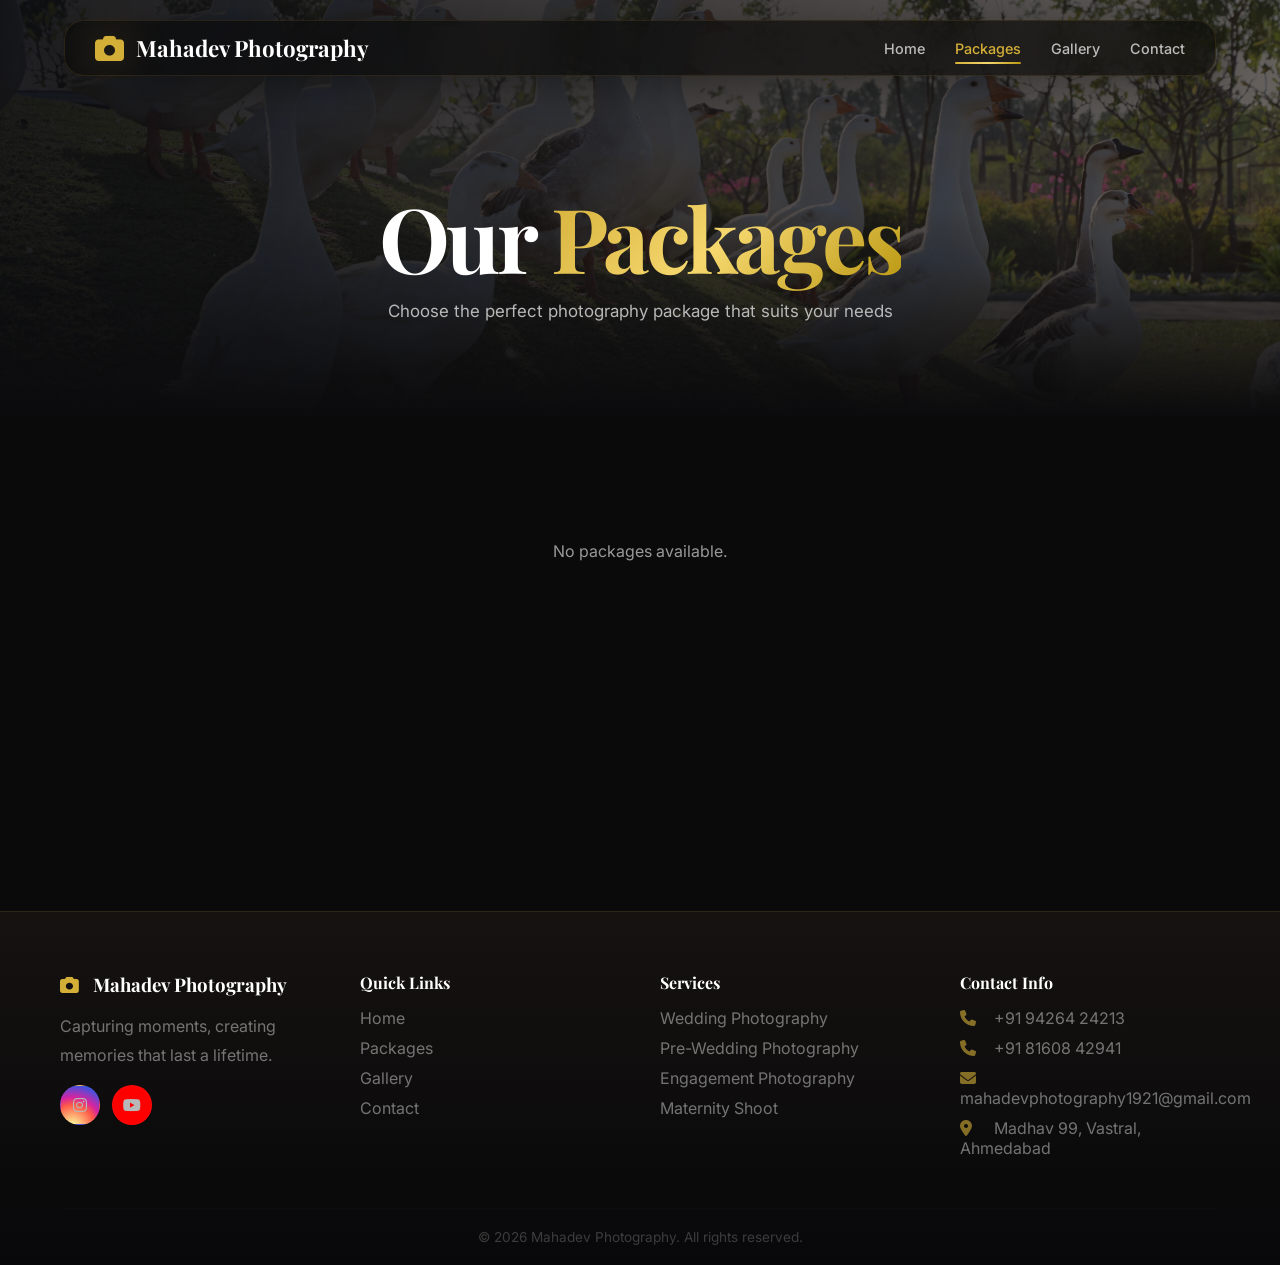
<file: packages.html>
<!DOCTYPE html>
<html lang="en">

<head>
    <meta charset="UTF-8" />
    <meta name="viewport" content="width=device-width, initial-scale=1.0, maximum-scale=1.0, user-scalable=yes" />
    <meta http-equiv="Cache-Control" content="no-cache, no-store, must-revalidate" />
    <meta http-equiv="Pragma" content="no-cache" />
    <meta http-equiv="Expires" content="0" />
    <title>Packages - Mahadev Photography</title>
    <link rel="stylesheet" href="css/style.css" />
    <link rel="stylesheet" href="https://cdnjs.cloudflare.com/ajax/libs/font-awesome/6.5.0/css/all.min.css" />
    <link href="https://fonts.googleapis.com/css2?family=Playfair+Display:wght@400;700&family=Inter:wght@300;400;600;700&display=swap" rel="stylesheet" />
</head>

<body>
    <nav class="navbar">
        <div class="nav-container">
            <div class="nav-logo">
                <a href="index.html">
                    <i class="fas fa-camera"></i>
                    <span>Mahadev Photography</span>
                </a>
            </div>
            <ul class="nav-menu" id="navMenu">
                <li><a href="index.html">Home</a></li>
                <li><a href="packages.html" class="active">Packages</a></li>
                <li><a href="gallery.html">Gallery</a></li>
                <li><a href="contact.html">Contact</a></li>
            </ul>
            <div class="hamburger" id="hamburger">
                <span></span>
                <span></span>
                <span></span>
            </div>
        </div>
    </nav>

    <section class="page-header">
        <div class="container">
            <h1>Our <span class="gold-text">Packages</span></h1>
            <p>Choose the perfect photography package that suits your needs</p>
        </div>
    </section>

    <section class="packages-page">
        <div class="container">
            <div class="packages-grid" id="packagesGrid">
                <div style="grid-column:1/-1;text-align:center;padding:40px;color:#999;">
                    <i class="fas fa-spinner fa-spin" style="font-size:2rem;display:block;margin-bottom:15px;"></i>
                    Loading packages...
                </div>
            </div>
        </div>
    </section>

    <footer class="footer">
        <div class="container">
            <div class="footer-grid">
                <div class="footer-col">
                    <h3><i class="fas fa-camera"></i> Mahadev Photography</h3>
                    <p>Capturing moments, creating memories that last a lifetime.</p>
                    <div class="social-links">
                        <a href="#" target="_blank" title="Instagram" style="background:radial-gradient(circle at 30% 107%, #fdf497 0%, #fdf497 5%, #fd5949 45%, #d6249f 60%, #285AEB 90%);">
                            <i class="fab fa-instagram"></i>
                        </a>
                        <a href="https://www.youtube.com/@mahadev_photography1921" target="_blank" title="YouTube" style="background:#FF0000;">
                            <i class="fab fa-youtube"></i>
                        </a>
                    </div>
                </div>
                <div class="footer-col">
                    <h4>Quick Links</h4>
                    <ul>
                        <li><a href="index.html">Home</a></li>
                        <li><a href="packages.html">Packages</a></li>
                        <li><a href="gallery.html">Gallery</a></li>
                        <li><a href="contact.html">Contact</a></li>
                    </ul>
                </div>
                <div class="footer-col">
                    <h4>Services</h4>
                    <ul>
                        <li>Wedding Photography</li>
                        <li>Pre-Wedding Photography</li>
                        <li>Engagement Photography</li>
                        <li>Maternity Shoot</li>
                    </ul>
                </div>
                <div class="footer-col">
                    <h4>Contact Info</h4>
                    <ul>
                        <li><i class="fas fa-phone"></i> +91 94264 24213</li>
                        <li><i class="fas fa-phone"></i> +91 81608 42941</li>
                        <li><i class="fas fa-envelope"></i> mahadevphotography1921@gmail.com</li>
                        <li><i class="fas fa-map-marker-alt"></i> Madhav 99, Vastral, Ahmedabad</li>
                    </ul>
                </div>
            </div>
            <div class="footer-bottom">
                <p>&copy; 2026 Mahadev Photography. All rights reserved.</p>
            </div>
        </div>
    </footer>

    <script src="js/script.js"></script>
</body>

</html>
</file>
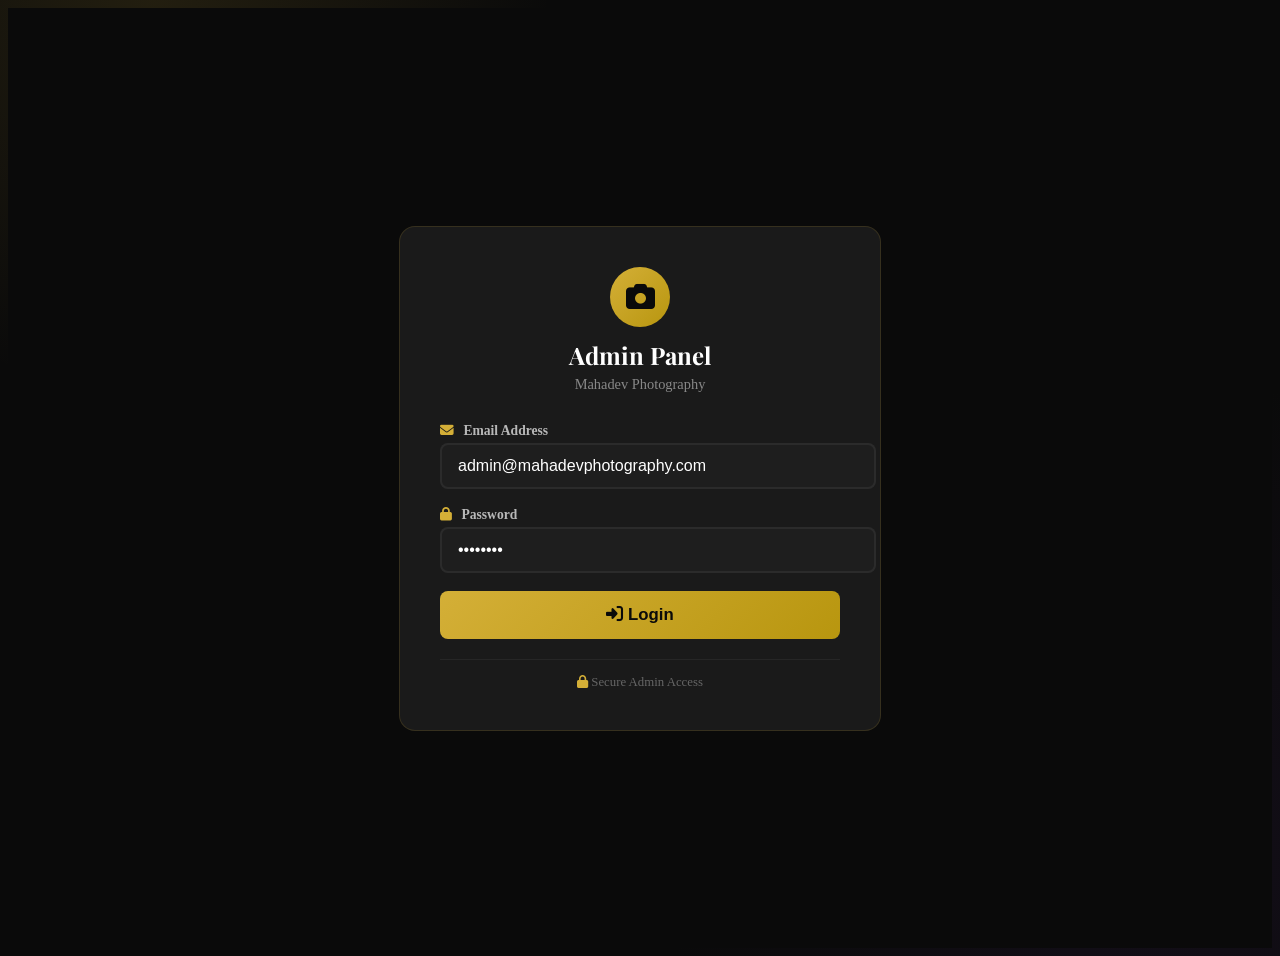
<file: admin/gallery.html>
<!DOCTYPE html>
<html lang="en">

<head>
    <meta charset="UTF-8">
    <meta name="viewport" content="width=device-width, initial-scale=1.0">
    <title>Gallery Management - Mahadev Photography</title>
    <link rel="stylesheet" href="../css/admin-style.css">
    <link rel="stylesheet" href="https://cdnjs.cloudflare.com/ajax/libs/font-awesome/6.5.0/css/all.min.css">
    <link href="https://fonts.googleapis.com/css2?family=Playfair+Display:wght@400;700&family=Inter:wght@300;400;600;700&display=swap" rel="stylesheet">
    <style>
        .gallery-container {
            padding: 20px 0;
        }
        
        .gallery-stats {
            display: grid;
            grid-template-columns: repeat(auto-fit, minmax(140px, 1fr));
            gap: 12px;
            margin-bottom: 25px;
        }
        
        .stat-box {
            background: #1a1a1a;
            padding: 15px 18px;
            border-radius: 10px;
            border: 1px solid rgba(255, 255, 255, 0.05);
            display: flex;
            align-items: center;
            gap: 12px;
        }
        
        .stat-box .stat-icon {
            width: 38px;
            height: 38px;
            border-radius: 8px;
            display: flex;
            align-items: center;
            justify-content: center;
            font-size: 1.1rem;
            color: white;
        }
        
        .stat-box .stat-icon.blue {
            background: #3498db;
        }
        
        .stat-box .stat-icon.gold {
            background: #D4AF37;
            color: #0A0A0A;
        }
        
        .stat-box .stat-icon.purple {
            background: #9b59b6;
        }
        
        .stat-box .stat-icon.red {
            background: #e74c3c;
        }
        
        .stat-box .stat-icon.pink {
            background: #e91e63;
        }
        
        .stat-box .stat-info h3 {
            font-size: 1.2rem;
            font-weight: 700;
            margin: 0;
            color: #ffffff;
        }
        
        .stat-box .stat-info p {
            margin: 0;
            color: #b8b8b8;
            font-size: 0.7rem;
        }
        
        .add-image-section {
            background: #1a1a1a;
            border-radius: 12px;
            padding: 25px;
            border: 1px solid rgba(212, 175, 55, 0.15);
            margin-bottom: 25px;
        }
        
        .add-image-section .section-title {
            font-size: 1.1rem;
            font-weight: 600;
            color: #ffffff;
            margin-bottom: 15px;
        }
        
        .add-image-section .section-title i {
            color: #D4AF37;
        }
        
        .add-image-grid {
            display: grid;
            grid-template-columns: 1fr 1fr;
            gap: 25px;
        }
        
        .add-image-grid .form-group {
            margin-bottom: 12px;
        }
        
        .add-image-grid .form-group label {
            display: block;
            font-weight: 600;
            color: #b8b8b8;
            font-size: 0.85rem;
            margin-bottom: 4px;
        }
        
        .add-image-grid .form-group label .required {
            color: #D4AF37;
        }
        
        .add-image-grid .form-group input,
        .add-image-grid .form-group select,
        .add-image-grid .form-group textarea {
            width: 100%;
            padding: 10px 14px;
            border: 2px solid rgba(255, 255, 255, 0.08);
            border-radius: 8px;
            font-size: 0.95rem;
            background: rgba(255, 255, 255, 0.02);
            color: #ffffff;
            font-family: 'Inter', sans-serif;
        }
        
        .add-image-grid .form-group input:focus,
        .add-image-grid .form-group select:focus,
        .add-image-grid .form-group textarea:focus {
            border-color: #D4AF37;
            outline: none;
        }
        
        .add-image-grid .form-group select option {
            background: #1a1a1a;
            color: #ffffff;
        }
        
        .add-image-grid .form-group textarea {
            resize: vertical;
            min-height: 60px;
        }
        
        .add-image-grid .preview-box {
            background: rgba(255, 255, 255, 0.02);
            border-radius: 10px;
            padding: 15px;
            text-align: center;
            min-height: 160px;
            display: flex;
            align-items: center;
            justify-content: center;
            border: 2px dashed rgba(255, 255, 255, 0.08);
            flex-direction: column;
        }
        
        .add-image-grid .preview-box img {
            max-width: 100%;
            max-height: 180px;
            border-radius: 6px;
        }
        
        .add-image-grid .preview-box .placeholder {
            color: #666;
        }
        
        .add-image-grid .preview-box .placeholder i {
            font-size: 2.5rem;
            display: block;
            margin-bottom: 8px;
            color: #444;
        }
        
        .add-image-grid .btn-add {
            padding: 12px;
            font-size: 1rem;
            font-weight: 600;
            border-radius: 8px;
            background: linear-gradient(135deg, #D4AF37, #B8960F);
            color: #0A0A0A;
            border: none;
            cursor: pointer;
            width: 100%;
        }
        
        .add-image-grid .btn-add:hover {
            transform: translateY(-2px);
            box-shadow: 0 4px 15px rgba(212, 175, 55, 0.3);
        }
        
        .gallery-grid {
            display: grid;
            grid-template-columns: repeat(auto-fill, minmax(250px, 1fr));
            gap: 20px;
            margin-top: 15px;
        }
        
        .gallery-card {
            background: #1a1a1a;
            border-radius: 10px;
            overflow: hidden;
            border: 1px solid rgba(255, 255, 255, 0.05);
            transition: all 0.3s ease;
        }
        
        .gallery-card:hover {
            border-color: #D4AF37;
            transform: translateY(-5px);
            box-shadow: 0 8px 30px rgba(0, 0, 0, 0.3);
        }
        
        .gallery-card .image-wrapper {
            position: relative;
            aspect-ratio: 4/3;
            overflow: hidden;
            background: #0a0a0a;
        }
        
        .gallery-card .image-wrapper img {
            width: 100%;
            height: 100%;
            object-fit: cover;
        }
        
        .gallery-card .image-wrapper .image-overlay {
            position: absolute;
            top: 0;
            left: 0;
            right: 0;
            bottom: 0;
            background: rgba(0, 0, 0, 0.6);
            opacity: 0;
            transition: 0.3s;
            display: flex;
            align-items: center;
            justify-content: center;
            gap: 10px;
        }
        
        .gallery-card:hover .image-wrapper .image-overlay {
            opacity: 1;
        }
        
        .gallery-card .image-wrapper .image-overlay button {
            padding: 8px 14px;
            border: none;
            border-radius: 6px;
            font-weight: 600;
            font-size: 0.75rem;
            cursor: pointer;
            transition: 0.3s;
        }
        
        .gallery-card .image-wrapper .image-overlay .btn-view {
            background: white;
            color: #1a1a1a;
        }
        
        .gallery-card .image-wrapper .image-overlay .btn-view:hover {
            background: #3498db;
            color: white;
        }
        
        .gallery-card .image-wrapper .image-overlay .btn-edit {
            background: white;
            color: #1a1a1a;
        }
        
        .gallery-card .image-wrapper .image-overlay .btn-edit:hover {
            background: #D4AF37;
            color: #0A0A0A;
        }
        
        .gallery-card .image-wrapper .image-overlay .btn-delete {
            background: white;
            color: #1a1a1a;
        }
        
        .gallery-card .image-wrapper .image-overlay .btn-delete:hover {
            background: #e74c3c;
            color: white;
        }
        
        .gallery-card .image-wrapper .image-error {
            display: flex;
            flex-direction: column;
            align-items: center;
            justify-content: center;
            height: 100%;
            color: #666;
            padding: 20px;
            text-align: center;
        }
        
        .gallery-card .image-wrapper .image-error i {
            font-size: 2.5rem;
            color: #444;
            margin-bottom: 8px;
        }
        
        .gallery-card .card-body {
            padding: 12px 15px;
        }
        
        .gallery-card .card-body .card-title {
            font-weight: 600;
            color: #ffffff;
            font-size: 0.95rem;
            margin: 0;
        }
        
        .gallery-card .card-body .card-category {
            display: inline-block;
            background: rgba(212, 175, 55, 0.15);
            color: #D4AF37;
            padding: 2px 10px;
            border-radius: 10px;
            font-size: 0.7rem;
            font-weight: 600;
            margin-top: 4px;
        }
        
        .gallery-card .card-body .card-description {
            color: #b8b8b8;
            font-size: 0.8rem;
            margin: 5px 0 0;
        }
        
        .gallery-card .card-footer {
            padding: 8px 15px 12px;
            display: flex;
            justify-content: space-between;
            align-items: center;
            border-top: 1px solid rgba(255, 255, 255, 0.03);
        }
        
        .gallery-card .card-footer .image-id {
            font-size: 0.7rem;
            color: #555;
        }
        
        .gallery-card .card-footer .card-actions {
            display: flex;
            gap: 5px;
        }
        
        .gallery-card .card-footer .card-actions button {
            padding: 4px 10px;
            border: none;
            border-radius: 4px;
            font-size: 0.7rem;
            font-weight: 600;
            cursor: pointer;
        }
        
        .gallery-card .card-footer .card-actions .btn-edit-sm {
            background: #D4AF37;
            color: #0A0A0A;
        }
        
        .gallery-card .card-footer .card-actions .btn-delete-sm {
            background: #e74c3c;
            color: white;
        }
        
        .empty-gallery-state {
            grid-column: 1 / -1;
            text-align: center;
            padding: 60px 20px;
            background: #1a1a1a;
            border-radius: 10px;
            border: 1px solid rgba(255, 255, 255, 0.05);
        }
        
        .empty-gallery-state i {
            font-size: 4rem;
            color: #444;
            display: block;
            margin-bottom: 15px;
        }
        
        .empty-gallery-state h3 {
            color: #ffffff;
            font-size: 1.3rem;
            margin-bottom: 8px;
        }
        
        .empty-gallery-state p {
            color: #666;
        }
        
        .modal {
            display: none;
            position: fixed;
            top: 0;
            left: 0;
            right: 0;
            bottom: 0;
            background: rgba(0, 0, 0, 0.85);
            z-index: 1000;
            align-items: center;
            justify-content: center;
            padding: 20px;
        }
        
        .modal.active {
            display: flex;
        }
        
        .modal-content {
            background: #1A1A1A;
            border-radius: 12px;
            padding: 30px;
            max-width: 500px;
            width: 100%;
            max-height: 90vh;
            overflow-y: auto;
            border: 1px solid rgba(212, 175, 55, 0.2);
        }
        
        .modal-header {
            display: flex;
            justify-content: space-between;
            align-items: center;
            margin-bottom: 20px;
            padding-bottom: 12px;
            border-bottom: 1px solid rgba(255, 255, 255, 0.05);
        }
        
        .modal-header h2 {
            color: #ffffff;
            margin: 0;
            font-size: 1.3rem;
        }
        
        .modal-header h2 i {
            color: #D4AF37;
            margin-right: 8px;
        }
        
        .modal-close {
            font-size: 1.5rem;
            cursor: pointer;
            color: #888;
            width: 35px;
            height: 35px;
            display: flex;
            align-items: center;
            justify-content: center;
            border-radius: 50%;
            background: rgba(255, 255, 255, 0.03);
        }
        
        .modal-close:hover {
            color: #D4AF37;
            background: rgba(212, 175, 55, 0.1);
        }
        
        .modal .form-group {
            margin-bottom: 15px;
        }
        
        .modal .form-group label {
            display: block;
            margin-bottom: 4px;
            font-weight: 600;
            color: #b8b8b8;
            font-size: 0.85rem;
        }
        
        .modal .form-group label .required {
            color: #D4AF37;
        }
        
        .modal .form-group input,
        .modal .form-group select,
        .modal .form-group textarea {
            width: 100%;
            padding: 10px 14px;
            border: 2px solid rgba(255, 255, 255, 0.06);
            border-radius: 8px;
            font-size: 0.95rem;
            background: rgba(255, 255, 255, 0.02);
            color: #ffffff;
            font-family: 'Inter', sans-serif;
        }
        
        .modal .form-group input:focus,
        .modal .form-group select:focus,
        .modal .form-group textarea:focus {
            border-color: #D4AF37;
            outline: none;
        }
        
        .modal .form-group select option {
            background: #1A1A1A;
            color: #ffffff;
        }
        
        .modal .form-group textarea {
            resize: vertical;
            min-height: 80px;
        }
        
        .modal-preview {
            text-align: center;
            margin: 10px 0 15px;
            padding: 15px;
            background: rgba(255, 255, 255, 0.02);
            border-radius: 8px;
            border: 1px dashed rgba(255, 255, 255, 0.06);
            min-height: 100px;
            display: flex;
            align-items: center;
            justify-content: center;
            flex-direction: column;
        }
        
        .modal-preview img {
            max-width: 100%;
            max-height: 180px;
            border-radius: 6px;
        }
        
        .modal-preview .no-preview {
            color: #666;
        }
        
        .modal-preview .no-preview i {
            font-size: 2rem;
            display: block;
            margin-bottom: 5px;
            color: #444;
        }
        
        .modal .btn-primary {
            width: 100%;
            padding: 12px;
            font-size: 1rem;
            font-weight: 700;
            border-radius: 8px;
            background: linear-gradient(135deg, #D4AF37, #B8960F);
            color: #0A0A0A;
            border: none;
            cursor: pointer;
        }
        
        .modal .btn-primary:hover {
            transform: translateY(-2px);
            box-shadow: 0 4px 15px rgba(212, 175, 55, 0.3);
        }
        
        .admin-header {
            display: flex;
            justify-content: space-between;
            align-items: center;
            margin-bottom: 25px;
            background: #1a1a1a;
            padding: 15px 20px;
            border-radius: 10px;
            border: 1px solid rgba(255, 255, 255, 0.05);
        }
        
        .admin-header h1 {
            font-size: 1.5rem;
            color: #ffffff;
            margin: 0;
        }
        
        .admin-header h1 i {
            color: #D4AF37;
            margin-right: 10px;
        }
        
        .admin-user {
            display: flex;
            align-items: center;
            gap: 10px;
        }
        
        .admin-user .user-info {
            text-align: right;
        }
        
        .admin-user .user-info .user-name {
            font-weight: 600;
            color: #ffffff;
            font-size: 0.9rem;
        }
        
        .admin-user .user-info .user-role {
            font-size: 0.75rem;
            color: #b8b8b8;
        }
        
        .admin-user .user-avatar {
            width: 35px;
            height: 35px;
            border-radius: 50%;
            background: linear-gradient(135deg, #D4AF37, #B8960F);
            display: flex;
            align-items: center;
            justify-content: center;
            color: #0A0A0A;
            font-weight: 700;
        }
        
        .bulk-upload-section {
            background: #1a1a1a;
            border-radius: 12px;
            padding: 20px;
            border: 1px solid rgba(212, 175, 55, 0.15);
            margin-bottom: 25px;
        }
        
        .bulk-upload-section .section-title {
            font-size: 1.1rem;
            font-weight: 600;
            color: #ffffff;
            margin-bottom: 12px;
        }
        
        .bulk-upload-section .section-title i {
            color: #2ecc71;
        }
        
        .gallery-grid-header {
            display: flex;
            justify-content: space-between;
            align-items: center;
            margin-bottom: 15px;
            flex-wrap: wrap;
            gap: 10px;
        }
        
        .gallery-grid-header h2 {
            color: #ffffff;
            font-size: 1.2rem;
            margin: 0;
        }
        
        .gallery-grid-header h2 i {
            color: #D4AF37;
        }
        
        .gallery-actions {
            display: flex;
            gap: 10px;
            flex-wrap: wrap;
        }
        
        @media (max-width: 768px) {
            .add-image-grid {
                grid-template-columns: 1fr;
            }
            .gallery-grid {
                grid-template-columns: repeat(auto-fill, minmax(160px, 1fr));
            }
            .gallery-stats {
                grid-template-columns: 1fr 1fr;
            }
            .admin-header {
                flex-direction: column;
                gap: 10px;
                align-items: flex-start;
            }
            .modal-content {
                padding: 20px;
                margin: 10px;
            }
        }
        
        @media (max-width: 480px) {
            .gallery-grid {
                grid-template-columns: 1fr 1fr;
            }
            .gallery-stats {
                grid-template-columns: 1fr;
            }
        }
    </style>
</head>

<body>
    <div class="admin-wrapper">
        <aside class="admin-sidebar">
            <div class="logo">
                <div class="logo-icon"><i class="fas fa-camera"></i></div>
                <h3>Admin</h3>
                <span>Mahadev Photography</span>
            </div>
            <nav class="admin-nav">
                <a href="index.html"><i class="fas fa-dashboard"></i> <span>Dashboard</span></a>
                <a href="packages.html"><i class="fas fa-box"></i> <span>Packages</span></a>
                <a href="gallery.html" class="active"><i class="fas fa-photo-video"></i> <span>Gallery</span></a>
                <a href="submissions.html"><i class="fas fa-envelope"></i> <span>Submissions</span></a>
                <a href="#" class="logout"><i class="fas fa-sign-out-alt"></i> <span>Logout</span></a>
            </nav>
        </aside>

        <main class="admin-main">
            <div class="admin-header">
                <h1><i class="fas fa-photo-video"></i> Gallery Management</h1>
                <div class="admin-user">
                    <div class="user-info">
                        <div class="user-name">Admin</div>
                        <div class="user-role">Photographer</div>
                    </div>
                    <div class="user-avatar">A</div>
                </div>
            </div>

            <div class="gallery-container">
                <!-- Stats -->
                <div class="gallery-stats">
                    <div class="stat-box">
                        <div class="stat-icon blue"><i class="fas fa-images"></i></div>
                        <div class="stat-info">
                            <h3 id="totalImages">0</h3>
                            <p>Total Images</p>
                        </div>
                    </div>
                    <div class="stat-box">
                        <div class="stat-icon gold"><i class="fas fa-ring"></i></div>
                        <div class="stat-info">
                            <h3 id="weddingCount">0</h3>
                            <p>Wedding</p>
                        </div>
                    </div>
                    <div class="stat-box">
                        <div class="stat-icon purple"><i class="fas fa-camera"></i></div>
                        <div class="stat-info">
                            <h3 id="preweddingCount">0</h3>
                            <p>Pre-Wedding</p>
                        </div>
                    </div>
                    <div class="stat-box">
                        <div class="stat-icon red"><i class="fas fa-heart"></i></div>
                        <div class="stat-info">
                            <h3 id="engagementCount">0</h3>
                            <p>Engagement</p>
                        </div>
                    </div>
                    <div class="stat-box">
                        <div class="stat-icon pink"><i class="fas fa-baby"></i></div>
                        <div class="stat-info">
                            <h3 id="maternityCount">0</h3>
                            <p>Maternity</p>
                        </div>
                    </div>
                </div>

                <!-- Add Image -->
                <div class="add-image-section">
                    <div class="section-title"><i class="fas fa-plus-circle"></i> Add New Image</div>
                    <div class="add-image-grid">
                        <div>
                            <div class="form-group">
                                <label>Image URL <span class="required">*</span></label>
                                <input type="text" id="quickImageUrl" placeholder="https://example.com/image.jpg" oninput="previewImage(this.value)">
                            </div>
                            <div class="form-group">
                                <label>Title <span class="required">*</span></label>
                                <input type="text" id="quickImageTitle" placeholder="Enter image title">
                            </div>
                            <div class="form-group">
                                <label>Category</label>
                                <select id="quickCategory">
                                    <option value="custom">Select Category</option>
                                    <option value="wedding">Wedding</option>
                                    <option value="prewedding">Pre-Wedding</option>
                                    <option value="engagement">Engagement</option>
                                    <option value="maternity">Maternity</option>
                                </select>
                            </div>
                            <div class="form-group">
                                <label>Description</label>
                                <textarea id="quickDescription" placeholder="Brief description"></textarea>
                            </div>
                            <button class="btn-add" onclick="addImage()"><i class="fas fa-plus"></i> Add Image</button>
                        </div>
                        <div>
                            <div class="preview-box" id="quickPreview">
                                <div class="placeholder">
                                    <i class="fas fa-image"></i>
                                    <p>Image preview will appear here</p>
                                    <small>Enter a URL above</small>
                                </div>
                            </div>
                        </div>
                    </div>
                </div>

                <!-- Bulk Upload -->
                <div class="bulk-upload-section">
                    <div class="section-title"><i class="fas fa-layer-group"></i> Bulk Upload</div>
                    <div style="display:flex;gap:15px;flex-wrap:wrap;">
                        <textarea id="urlInput" rows="3" placeholder="Paste one image URL per line&#10;https://example.com/photo1.jpg&#10;https://example.com/photo2.jpg" style="flex:1;min-width:200px;padding:12px;border:2px solid rgba(255,255,255,0.08);border-radius:8px;font-size:0.95rem;background:rgba(255,255,255,0.02);color:#ffffff;font-family:'Inter',sans-serif;resize:vertical;min-height:80px;"></textarea>
                        <button class="btn-add" onclick="bulkAddImages()" style="padding:12px 25px;font-size:1rem;font-weight:600;border-radius:8px;background:#2ecc71;color:#0A0A0A;border:none;cursor:pointer;align-self:flex-end;width:auto;">
                            <i class="fas fa-upload"></i> Add All
                        </button>
                    </div>
                </div>

                <!-- Gallery Grid -->
                <div class="gallery-grid-header">
                    <h2><i class="fas fa-images"></i> Your Gallery</h2>
                    <div class="gallery-actions">
                        <button class="btn-refresh" onclick="loadGallery()" style="padding:6px 14px;border:none;border-radius:6px;font-weight:600;font-size:0.8rem;cursor:pointer;background:#3498db;color:white;"><i class="fas fa-sync"></i> Refresh</button>
                        <button class="btn-clear" onclick="clearAllImages()" style="padding:6px 14px;border:none;border-radius:6px;font-weight:600;font-size:0.8rem;cursor:pointer;background:#e74c3c;color:white;"><i class="fas fa-trash"></i> Clear All</button>
                    </div>
                </div>

                <div class="gallery-grid" id="adminGalleryGrid">
                    <div style="grid-column:1/-1;text-align:center;padding:40px;color:#666;">
                        <i class="fas fa-spinner fa-spin" style="font-size:2rem;display:block;margin-bottom:10px;"></i> Loading images...
                    </div>
                </div>
            </div>
        </main>
    </div>

    <!-- Edit Modal -->
    <div class="modal" id="portfolioModal">
        <div class="modal-content">
            <div class="modal-header">
                <h2><i class="fas fa-edit"></i> <span id="modalTitle">Edit Image</span></h2>
                <span class="modal-close" onclick="closeModal()">&times;</span>
            </div>
            <form id="portfolioForm" onsubmit="saveImage(event)">
                <input type="hidden" id="portfolioId">
                <div class="form-group">
                    <label>Title <span class="required">*</span></label>
                    <input type="text" id="portTitle" placeholder="Image title" required>
                </div>
                <div class="form-group">
                    <label>Category <span class="required">*</span></label>
                    <select id="portCategory" required>
                        <option value="custom">Select Category</option>
                        <option value="wedding">Wedding</option>
                        <option value="prewedding">Pre-Wedding</option>
                        <option value="engagement">Engagement</option>
                        <option value="maternity">Maternity</option>
                    </select>
                </div>
                <div class="form-group">
                    <label>Image URL <span class="required">*</span></label>
                    <input type="text" id="portImage" placeholder="https://example.com/image.jpg" oninput="previewModalImage(this.value)" required>
                </div>
                <div class="form-group">
                    <label>Description</label>
                    <input type="text" id="portDescription" placeholder="Brief description">
                </div>
                <div class="modal-preview" id="modalPreview">
                    <div class="no-preview"><i class="fas fa-image"></i> No image preview</div>
                </div>
                <button type="submit" class="btn-primary"><i class="fas fa-save"></i> Save Changes</button>
            </form>
        </div>
    </div>

    <!-- View Modal -->
    <div class="modal" id="viewModal">
        <div class="modal-content" style="max-width:700px;">
            <div class="modal-header">
                <h2><i class="fas fa-eye"></i> <span id="viewTitle">Image Details</span></h2>
                <span class="modal-close" onclick="closeViewModal()">&times;</span>
            </div>
            <div style="text-align:center;margin:10px 0;padding:15px;background:rgba(0,0,0,0.2);border-radius:8px;">
                <img id="viewImage" src="" alt="Image" style="max-width:100%;max-height:350px;border-radius:6px;">
            </div>
            <div style="padding:5px 0;">
                <p style="color:#b8b8b8;margin:5px 0;"><strong style="color:#ffffff;">Title:</strong> <span id="viewTitleText"></span></p>
                <p style="color:#b8b8b8;margin:5px 0;"><strong style="color:#ffffff;">Category:</strong> <span id="viewCategory"></span></p>
                <p style="color:#b8b8b8;margin:5px 0;"><strong style="color:#ffffff;">Description:</strong> <span id="viewDescription"></span></p>
                <p style="color:#b8b8b8;margin:5px 0;"><strong style="color:#ffffff;">ID:</strong> <span id="viewId"></span></p>
                <p style="color:#b8b8b8;margin:5px 0;word-break:break-all;"><strong style="color:#ffffff;">URL:</strong> <code id="viewPath" style="background:rgba(255,255,255,0.03);padding:2px 8px;border-radius:4px;font-size:0.85rem;color:#D4AF37;"></code></p>
            </div>
            <button class="btn-close-view" onclick="closeViewModal()" style="width:100%;padding:10px;font-size:1rem;font-weight:600;border-radius:8px;background:#2c3e50;color:white;border:none;cursor:pointer;margin-top:8px;">Close</button>
        </div>
    </div>

    <script src="../js/script.js"></script>
</body>

</html>
</file>
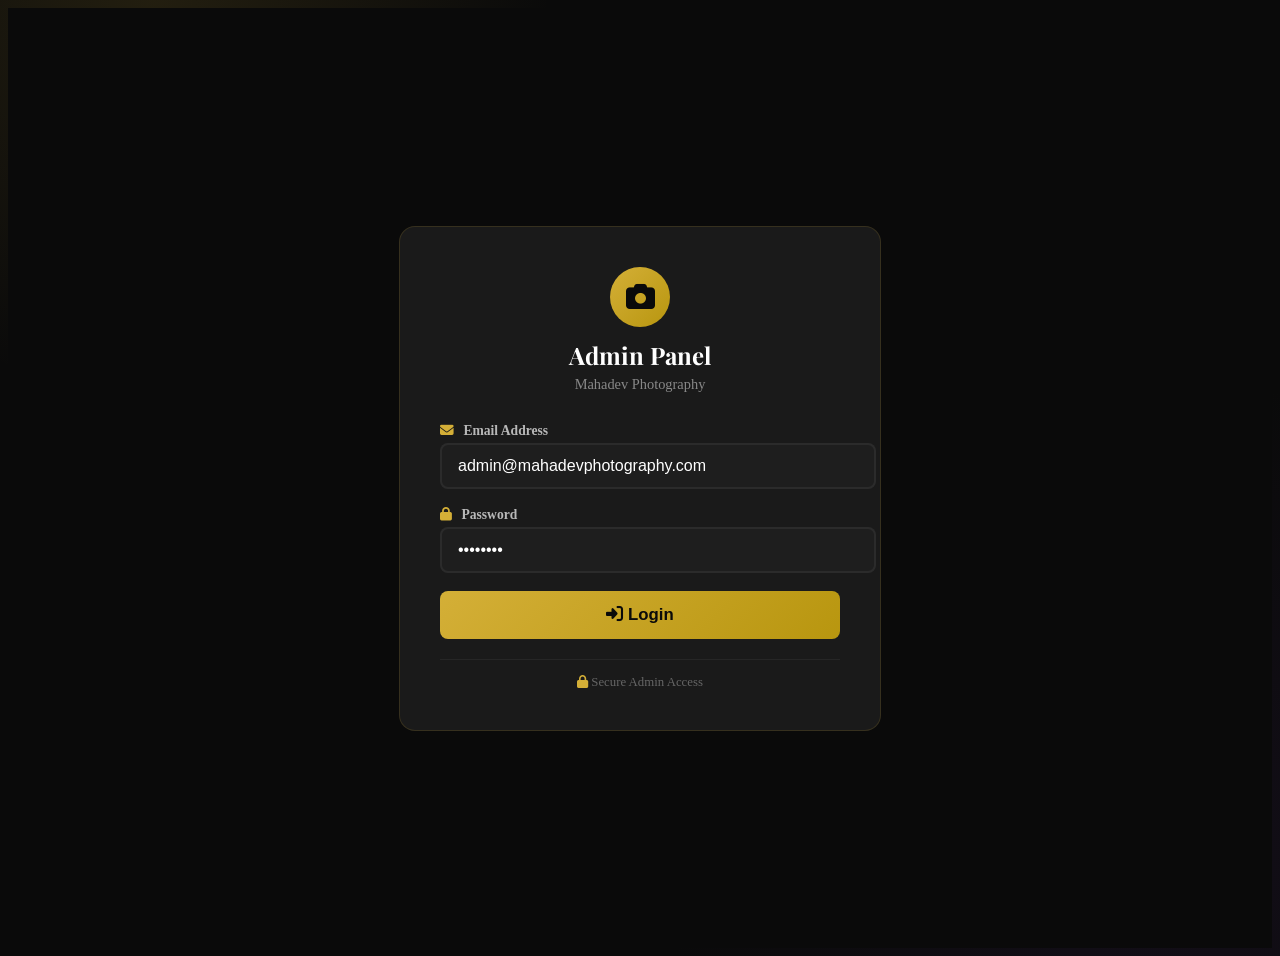
<file: admin/login.html>
<!DOCTYPE html>
<html lang="en">
<head>
    <meta charset="UTF-8">
    <meta name="viewport" content="width=device-width, initial-scale=1.0">
    <title>Admin Login - Mahadev Photography</title>
    <link rel="stylesheet" href="../css/admin-style.css">
    <link rel="stylesheet" href="https://cdnjs.cloudflare.com/ajax/libs/font-awesome/6.5.0/css/all.min.css">
    <link href="https://fonts.googleapis.com/css2?family=Playfair+Display:wght@400;700&family=Inter:wght@300;400;600;700&display=swap" rel="stylesheet">
    <style>
        .admin-login {
            min-height: 100vh;
            display: flex;
            align-items: center;
            justify-content: center;
            background: #0A0A0A;
            padding: 20px;
        }
        .login-box {
            background: #1A1A1A;
            padding: 40px;
            border-radius: 16px;
            max-width: 400px;
            width: 100%;
            border: 1px solid rgba(212,175,55,0.15);
        }
        .login-box .logo {
            text-align: center;
            margin-bottom: 30px;
        }
        .login-box .logo .logo-icon {
            width: 60px;
            height: 60px;
            background: linear-gradient(135deg, #D4AF37, #B8960F);
            border-radius: 50%;
            display: flex;
            align-items: center;
            justify-content: center;
            margin: 0 auto 12px;
            font-size: 1.8rem;
            color: #0A0A0A;
        }
        .login-box .logo h2 {
            color: #ffffff;
            font-family: 'Playfair Display', serif;
            margin: 0;
        }
        .login-box .logo p {
            color: #888;
            font-size: 0.9rem;
            margin: 5px 0 0;
        }
        .login-box .form-group {
            margin-bottom: 18px;
        }
        .login-box .form-group label {
            display: block;
            color: #b8b8b8;
            font-weight: 600;
            font-size: 0.85rem;
            margin-bottom: 4px;
        }
        .login-box .form-group label i {
            color: #D4AF37;
            margin-right: 6px;
        }
        .login-box .form-group input {
            width: 100%;
            padding: 12px 16px;
            border: 2px solid rgba(255,255,255,0.06);
            border-radius: 8px;
            font-size: 1rem;
            background: rgba(255,255,255,0.02);
            color: #ffffff;
            transition: 0.3s;
        }
        .login-box .form-group input:focus {
            border-color: #D4AF37;
            outline: none;
            box-shadow: 0 0 0 4px rgba(212,175,55,0.06);
        }
        .login-box .btn {
            width: 100%;
            padding: 14px;
            font-size: 1.05rem;
            font-weight: 700;
            border-radius: 8px;
            background: linear-gradient(135deg, #D4AF37, #B8960F);
            color: #0A0A0A;
            border: none;
            cursor: pointer;
            transition: 0.3s;
        }
        .login-box .btn:hover {
            transform: translateY(-2px);
            box-shadow: 0 4px 20px rgba(212,175,55,0.3);
        }
        .login-box .btn:disabled {
            opacity: 0.6;
            cursor: not-allowed;
            transform: none;
        }
        .login-footer {
            text-align: center;
            margin-top: 20px;
            padding-top: 15px;
            border-top: 1px solid rgba(255,255,255,0.05);
            color: #666;
            font-size: 0.8rem;
        }
        .login-footer i { color: #D4AF37; }
        .toast {
            position: fixed;
            top: 20px;
            right: 20px;
            padding: 14px 24px;
            border-radius: 8px;
            font-weight: 600;
            z-index: 9999;
            animation: slideIn 0.5s ease;
            max-width: 400px;
        }
        .toast.success { background: #2ecc71; color: #0A0A0A; }
        .toast.error { background: #e74c3c; color: white; }
        .toast.info { background: #3498db; color: white; }
        .toast .close-toast {
            margin-left: 10px;
            cursor: pointer;
            float: right;
            font-weight: bold;
        }
        @keyframes slideIn {
            from { transform: translateX(100px); opacity: 0; }
            to { transform: translateX(0); opacity: 1; }
        }
        .login-status {
            text-align: center;
            margin-top: 10px;
            padding: 10px;
            border-radius: 6px;
            display: none;
        }
        .login-status.error {
            display: block;
            background: rgba(231, 76, 60, 0.1);
            color: #e74c3c;
            border: 1px solid rgba(231, 76, 60, 0.2);
        }
        .login-status.success {
            display: block;
            background: rgba(46, 204, 113, 0.1);
            color: #2ecc71;
            border: 1px solid rgba(46, 204, 113, 0.2);
        }
        .login-status.loading {
            display: block;
            background: rgba(52, 152, 219, 0.1);
            color: #3498db;
            border: 1px solid rgba(52, 152, 219, 0.2);
        }
        .login-status i { margin-right: 8px; }
    </style>
</head>
<body>
    <div class="admin-login">
        <div class="login-box">
            <div class="logo">
                <div class="logo-icon"><i class="fas fa-camera"></i></div>
                <h2>Admin Panel</h2>
                <p>Mahadev Photography</p>
            </div>
            
            <div id="loginStatus" class="login-status"></div>
            
            <form id="loginForm">
                <div class="form-group">
                    <label><i class="fas fa-envelope"></i> Email Address</label>
                    <input type="email" id="email" placeholder="admin@mahadevphotography.com" value="admin@mahadevphotography.com" autocomplete="username" required>
                </div>
                <div class="form-group">
                    <label><i class="fas fa-lock"></i> Password</label>
                    <input type="password" id="password" placeholder="Enter password" value="admin123" autocomplete="current-password" required>
                </div>
                <button type="submit" class="btn" id="loginBtn"><i class="fas fa-sign-in-alt"></i> Login</button>
            </form>
            <div class="login-footer">
                <i class="fas fa-lock"></i> Secure Admin Access
            </div>
        </div>
    </div>

    <script>
        const API_URL = '/api/auth.py';
        
        function showStatus(message, type) {
            const status = document.getElementById('loginStatus');
            status.className = 'login-status ' + type;
            status.innerHTML = message;
        }
        
        function showToast(message, type) {
            var existing = document.querySelector('.toast');
            if (existing) existing.remove();
            
            var toast = document.createElement('div');
            toast.className = 'toast ' + type;
            toast.innerHTML = message + ' <span class="close-toast" onclick="this.parentElement.remove()">&times;</span>';
            document.body.appendChild(toast);
            
            setTimeout(function() {
                toast.style.opacity = '0';
                toast.style.transform = 'translateX(100px)';
                setTimeout(function() { toast.remove(); }, 500);
            }, 5000);
        }
        
        document.getElementById('loginForm').addEventListener('submit', async function(e) {
            e.preventDefault();
            
            var email = document.getElementById('email').value.trim();
            var password = document.getElementById('password').value.trim();
            var btn = document.getElementById('loginBtn');
            
            if (!email || !password) {
                showStatus('<i class="fas fa-exclamation-circle"></i> Please enter email and password.', 'error');
                return;
            }
            
            // Show loading
            btn.disabled = true;
            btn.innerHTML = '<i class="fas fa-spinner fa-spin"></i> Logging in...';
            showStatus('<i class="fas fa-spinner fa-spin"></i> Connecting to server...', 'loading');
            
            try {
                console.log('🔐 Attempting login for:', email);
                
                var response = await fetch(API_URL, {
                    method: 'POST',
                    headers: { 
                        'Content-Type': 'application/json',
                        'Accept': 'application/json'
                    },
                    body: JSON.stringify({ email, password })
                });
                
                var result = await response.json();
                console.log('📨 Response:', result);
                
                if (result.success) {
                    localStorage.setItem('adminToken', result.token);
                    localStorage.setItem('adminUser', JSON.stringify(result.user));
                    localStorage.setItem('adminAuth', 'true');
                    
                    showStatus('<i class="fas fa-check-circle"></i> Login successful! Redirecting...', 'success');
                    showToast('✅ Login successful! Redirecting...', 'success');
                    
                    setTimeout(function() {
                        window.location.href = 'index.html';
                    }, 1000);
                } else {
                    showStatus('<i class="fas fa-exclamation-circle"></i> ' + (result.error || 'Invalid credentials'), 'error');
                    showToast('❌ ' + (result.error || 'Login failed'), 'error');
                }
            } catch (error) {
                console.error('❌ Login error:', error);
                showStatus('<i class="fas fa-exclamation-circle"></i> Connection error: ' + error.message, 'error');
                showToast('❌ Cannot connect to server. Make sure the Flask app is running.', 'error');
            }
            
            // Reset button
            btn.disabled = false;
            btn.innerHTML = '<i class="fas fa-sign-in-alt"></i> Login';
        });
        
        // Pre-fill credentials for testing
        console.log('🔐 Admin Login: admin@mahadevphotography.com / admin123');
    </script>
</body>
</html>
</file>
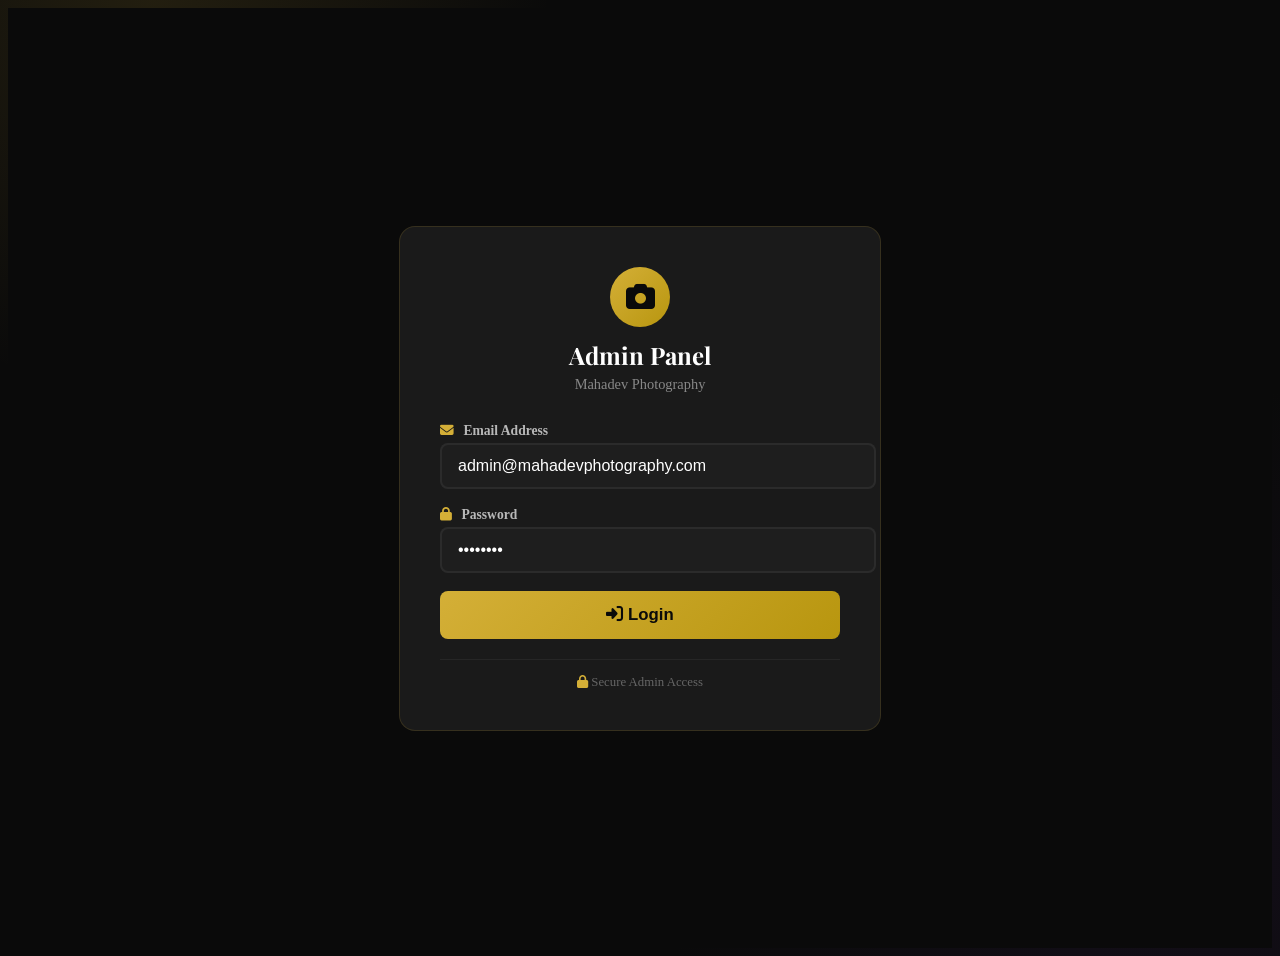
<file: admin/packages.html>
<!DOCTYPE html>
<html lang="en">

<head>
    <meta charset="UTF-8">
    <meta name="viewport" content="width=device-width, initial-scale=1.0">
    <title>Manage Packages - Admin</title>
    <link rel="stylesheet" href="../css/admin-style.css">
    <link rel="stylesheet" href="https://cdnjs.cloudflare.com/ajax/libs/font-awesome/6.5.0/css/all.min.css">
    <link href="https://fonts.googleapis.com/css2?family=Playfair+Display:wght@400;700&family=Inter:wght@300;400;600;700&display=swap" rel="stylesheet">
</head>

<body>
    <div class="admin-wrapper">
        <aside class="admin-sidebar">
            <div class="logo">
                <div class="logo-icon"><i class="fas fa-camera"></i></div>
                <h3>Admin</h3>
                <span>Mahadev Photography</span>
            </div>
            <nav class="admin-nav">
                <a href="index.html"><i class="fas fa-dashboard"></i> <span>Dashboard</span></a>
                <a href="packages.html" class="active"><i class="fas fa-box"></i> <span>Packages</span></a>
                <a href="gallery.html"><i class="fas fa-photo-video"></i> <span>Gallery</span></a>
                <a href="submissions.html"><i class="fas fa-envelope"></i> <span>Submissions</span></a>
                <a href="#" class="logout"><i class="fas fa-sign-out-alt"></i> <span>Logout</span></a>
            </nav>
        </aside>

        <main class="admin-main">
            <div class="admin-header">
                <h1><i class="fas fa-box"></i> Manage Packages</h1>
                <button class="btn btn-primary" onclick="openPackageModal()"><i class="fas fa-plus"></i> Add Package</button>
            </div>

            <div class="admin-table-wrapper">
                <table class="admin-table">
                    <thead>
                        <tr>
                            <th>Name</th>
                            <th>Price</th>
                            <th>Features</th>
                            <th>Featured</th>
                            <th>Actions</th>
                        </tr>
                    </thead>
                    <tbody id="packagesTable">
                        <tr>
                            <td colspan="5" style="text-align:center;padding:40px;color:#666;">
                                <i class="fas fa-spinner fa-spin"></i> Loading packages...
                            </td>
                        </tr>
                    </tbody>
                </table>
            </div>
        </main>
    </div>

    <!-- Package Modal -->
    <div class="modal" id="packageModal">
        <div class="modal-content">
            <div class="modal-header">
                <h2 id="modalTitle">Add Package</h2>
                <span class="modal-close" onclick="closeModal()">&times;</span>
            </div>
            <form id="packageForm" class="admin-form" onsubmit="savePackage(event)">
                <input type="hidden" id="packageId">
                <div class="form-group">
                    <label>Package Name <span class="required">*</span></label>
                    <input type="text" id="pkgName" placeholder="e.g., Gold Package" required>
                </div>
                <div class="form-group">
                    <label>Price (₹) <span class="required">*</span></label>
                    <input type="number" id="pkgPrice" placeholder="e.g., 29999" required>
                </div>
                <div class="form-group">
                    <label>Features (one per line) <span class="required">*</span></label>
                    <textarea id="pkgFeatures" rows="4" placeholder="4 hours coverage&#10;100+ edited photos&#10;Online gallery" required></textarea>
                </div>
                <div class="form-group">
                    <label>
                        <input type="checkbox" id="pkgFeatured"> Featured Package
                    </label>
                </div>
                <button type="submit" class="btn btn-primary">Save Package</button>
            </form>
        </div>
    </div>

    <script src="../js/script.js"></script>
</body>

</html>
</file>
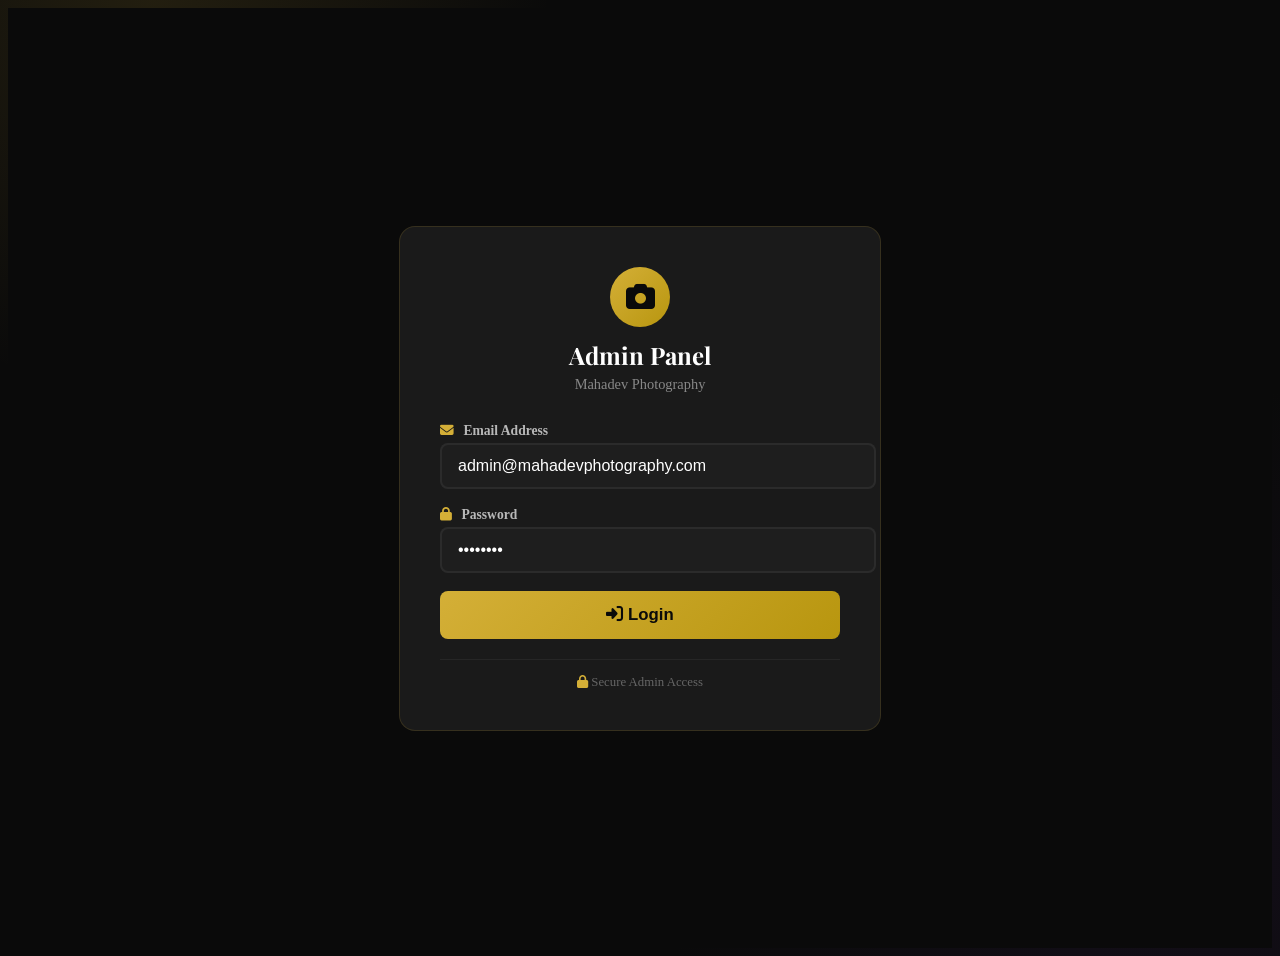
<file: admin/submissions.html>
<!DOCTYPE html>
<html lang="en">

<head>
    <meta charset="UTF-8">
    <meta name="viewport" content="width=device-width, initial-scale=1.0">
    <title>Submissions - Admin</title>
    <link rel="stylesheet" href="../css/admin-style.css">
    <link rel="stylesheet" href="https://cdnjs.cloudflare.com/ajax/libs/font-awesome/6.5.0/css/all.min.css">
    <link href="https://fonts.googleapis.com/css2?family=Playfair+Display:wght@400;700&family=Inter:wght@300;400;600;700&display=swap" rel="stylesheet">
    <style>
        .submission-new {
            background: rgba(212, 175, 55, 0.05);
            border-left: 3px solid #D4AF37;
        }
        
        .badge-new {
            background: #e74c3c;
            color: white;
            padding: 4px 12px;
            border-radius: 12px;
            font-size: 0.75rem;
            font-weight: 600;
        }
        
        .badge-read {
            background: #27ae60;
            color: white;
            padding: 4px 12px;
            border-radius: 12px;
            font-size: 0.75rem;
            font-weight: 600;
        }
        
        .badge-replied {
            background: #3498db;
            color: white;
            padding: 4px 12px;
            border-radius: 12px;
            font-size: 0.75rem;
            font-weight: 600;
        }
        
        .actions {
            display: flex;
            gap: 6px;
            flex-wrap: wrap;
        }
        
        .btn-sm {
            padding: 5px 12px;
            font-size: 0.75rem;
            border-radius: 6px;
            border: none;
            cursor: pointer;
            transition: all 0.3s ease;
            font-weight: 600;
            display: inline-flex;
            align-items: center;
            gap: 5px;
        }
        
        .btn-sm:hover {
            transform: translateY(-2px);
            box-shadow: 0 4px 12px rgba(0, 0, 0, 0.15);
        }
        
        .btn-view {
            background: #3498db;
            color: white;
        }
        
        .btn-view:hover {
            background: #2980b9;
        }
        
        .btn-edit {
            background: #f39c12;
            color: white;
        }
        
        .btn-edit:hover {
            background: #d68910;
        }
        
        .btn-delete {
            background: #e74c3c;
            color: white;
        }
        
        .btn-delete:hover {
            background: #c0392b;
        }
        
        .btn-success {
            background: #2ecc71;
            color: white;
        }
        
        .btn-success:hover {
            background: #27ae60;
        }
        
        .filter-btn.active {
            background: rgba(212, 175, 55, 0.15) !important;
            color: #D4AF37 !important;
            border-color: #D4AF37 !important;
        }
    </style>
</head>

<body>
    <div class="admin-wrapper">
        <aside class="admin-sidebar">
            <div class="logo">
                <div class="logo-icon"><i class="fas fa-camera"></i></div>
                <h3>Admin</h3>
                <span>Mahadev Photography</span>
            </div>
            <nav class="admin-nav">
                <a href="index.html"><i class="fas fa-dashboard"></i> <span>Dashboard</span></a>
                <a href="packages.html"><i class="fas fa-box"></i> <span>Packages</span></a>
                <a href="gallery.html"><i class="fas fa-photo-video"></i> <span>Gallery</span></a>
                <a href="submissions.html" class="active"><i class="fas fa-envelope"></i> <span>Submissions</span></a>
                <a href="#" class="logout"><i class="fas fa-sign-out-alt"></i> <span>Logout</span></a>
            </nav>
        </aside>

        <main class="admin-main">
            <div class="admin-header">
                <h1><i class="fas fa-envelope"></i> Contact Submissions</h1>
                <div style="display:flex;gap:10px;">
                    <button class="btn btn-primary" onclick="markAllRead()">
                        <i class="fas fa-check-double"></i> Mark All Read
                    </button>
                    <button class="btn btn-success" onclick="loadSubmissions()">
                        <i class="fas fa-sync"></i> Refresh
                    </button>
                </div>
            </div>

            <div class="admin-table-wrapper">
                <div style="margin-bottom:15px;display:flex;gap:10px;flex-wrap:wrap;align-items:center;">
                    <span style="color:#b8b8b8;font-size:0.9rem;">Filter:</span>
                    <button class="filter-btn active" data-filter="all" onclick="filterSubmissions('all', this)" style="padding:6px 16px;border:1px solid rgba(255,255,255,0.1);border-radius:20px;background:transparent;color:#b8b8b8;cursor:pointer;transition:all 0.3s ease;font-size:0.85rem;">
                        All
                    </button>
                    <button class="filter-btn" data-filter="new" onclick="filterSubmissions('new', this)" style="padding:6px 16px;border:1px solid rgba(255,255,255,0.1);border-radius:20px;background:transparent;color:#b8b8b8;cursor:pointer;transition:all 0.3s ease;font-size:0.85rem;">
                        <span class="badge-new" style="padding:2px 8px;font-size:0.7rem;">New</span>
                    </button>
                    <button class="filter-btn" data-filter="read" onclick="filterSubmissions('read', this)" style="padding:6px 16px;border:1px solid rgba(255,255,255,0.1);border-radius:20px;background:transparent;color:#b8b8b8;cursor:pointer;transition:all 0.3s ease;font-size:0.85rem;">
                        <span class="badge-read" style="padding:2px 8px;font-size:0.7rem;">Read</span>
                    </button>
                    <button class="filter-btn" data-filter="replied" onclick="filterSubmissions('replied', this)" style="padding:6px 16px;border:1px solid rgba(255,255,255,0.1);border-radius:20px;background:transparent;color:#b8b8b8;cursor:pointer;transition:all 0.3s ease;font-size:0.85rem;">
                        <span class="badge-replied" style="padding:2px 8px;font-size:0.7rem;">Replied</span>
                    </button>
                    <span style="margin-left:auto;color:#666;font-size:0.85rem;" id="submissionCount">0 submissions</span>
                </div>

                <table class="admin-table">
                    <thead>
                        <tr>
                            <th>#</th>
                            <th>Name</th>
                            <th>Email</th>
                            <th>Phone</th>
                            <th>Service</th>
                            <th>Status</th>
                            <th>Date</th>
                            <th>Actions</th>
                        </tr>
                    </thead>
                    <tbody id="submissionsTable">
                        <tr>
                            <td colspan="8" style="text-align:center;padding:40px;color:#666;">
                                <i class="fas fa-spinner fa-spin"></i> Loading submissions...
                            </td>
                        </tr>
                    </tbody>
                </table>
            </div>
        </main>
    </div>

    <script src="../js/script.js"></script>
</body>

</html>
</file>
<file: css/style.css>
/* ========================================
   3D MODERN THEME - MAHADEV PHOTOGRAPHY
   ======================================== */

:root {
    --gold: #D4AF37;
    --gold-light: #F5D76E;
    --gold-dark: #B8960F;
    --gold-gradient: linear-gradient(135deg, #D4AF37 0%, #F5D76E 50%, #B8960F 100%);
    --black: #0A0A0A;
    --black-light: #1A1A1A;
    --text-primary: #FFFFFF;
    --text-secondary: #B8B8B8;
    --text-muted: #888888;
    --radius: 16px;
    --shadow-gold: 0 10px 40px rgba(212, 175, 55, 0.2);
    --shadow-gold-hover: 0 15px 50px rgba(212, 175, 55, 0.3);
    --bg-card: rgba(23, 20, 18, 0.78);
    --radius-sm: 12px;
    --border-gold-light: 1px solid rgba(236, 194, 106, 0.18);
    --shadow-glow: 0 22px 55px rgba(212, 175, 55, 0.18);
    --shadow-dark: 0 18px 50px rgba(0, 0, 0, 0.4);
    --transition-smooth: 350ms cubic-bezier(.2, .8, .2, 1);
    --transition-gold: 250ms ease;
}

* {
    margin: 0;
    padding: 0;
    box-sizing: border-box;
}

html {
    scroll-behavior: smooth;
}

body {
    font-family: 'Inter', sans-serif;
    background: var(--black);
    color: var(--text-primary);
    overflow-x: hidden;
    cursor: default;
}


/* ========================================
   PARTICLE CANVAS
   ======================================== */

#particleCanvas {
    position: fixed;
    top: 0;
    left: 0;
    width: 100%;
    height: 100%;
    z-index: 0;
    pointer-events: none;
}


/* ========================================
   FLOATING 3D ELEMENTS
   ======================================== */

.floating-3d {
    position: fixed;
    z-index: 0;
    pointer-events: none;
    opacity: 0.06;
    font-size: 8rem;
    color: var(--gold);
    animation: float3d 20s infinite ease-in-out;
}

.floating-3d:nth-child(1) {
    top: 10%;
    left: 5%;
    animation-delay: 0s;
}

.floating-3d:nth-child(2) {
    top: 60%;
    right: 5%;
    animation-delay: -5s;
    font-size: 12rem;
}

.floating-3d:nth-child(3) {
    bottom: 20%;
    left: 15%;
    animation-delay: -10s;
}

.floating-3d:nth-child(4) {
    top: 30%;
    right: 15%;
    animation-delay: -15s;
    font-size: 6rem;
}

.floating-3d:nth-child(5) {
    bottom: 40%;
    left: 45%;
    animation-delay: -7s;
    font-size: 10rem;
}

@keyframes float3d {
    0%,
    100% {
        transform: translate(0, 0) rotate(0deg) scale(1);
    }
    25% {
        transform: translate(30px, -40px) rotate(5deg) scale(1.1);
    }
    50% {
        transform: translate(-20px, 20px) rotate(-3deg) scale(0.9);
    }
    75% {
        transform: translate(40px, 30px) rotate(7deg) scale(1.05);
    }
}


/* ========================================
   GLOWING LINES
   ======================================== */

.glow-line {
    position: fixed;
    z-index: 0;
    pointer-events: none;
    height: 1px;
    background: linear-gradient(90deg, transparent, var(--gold), transparent);
    opacity: 0.1;
    animation: glowLine 8s infinite ease-in-out;
}

.glow-line:nth-child(1) {
    top: 20%;
    left: -50%;
    width: 200%;
    animation-delay: 0s;
}

.glow-line:nth-child(2) {
    top: 50%;
    left: -30%;
    width: 160%;
    animation-delay: -3s;
}

.glow-line:nth-child(3) {
    top: 80%;
    left: -60%;
    width: 220%;
    animation-delay: -6s;
}

@keyframes glowLine {
    0% {
        transform: translateX(-100px);
        opacity: 0;
    }
    50% {
        opacity: 0.15;
    }
    100% {
        transform: translateX(100px);
        opacity: 0;
    }
}


/* ========================================
   NAVIGATION
   ======================================== */

.navbar {
    position: fixed;
    top: 20px;
    left: 50%;
    transform: translateX(-50%);
    z-index: 1000;
    background: rgba(10, 10, 10, 0.7);
    backdrop-filter: blur(20px) saturate(180%);
    border: 1px solid rgba(212, 175, 55, 0.12);
    border-radius: 20px;
    padding: 12px 30px;
    width: 90%;
    max-width: 1200px;
    transition: all 0.5s cubic-bezier(0.25, 0.46, 0.45, 0.94);
    box-shadow: 0 8px 40px rgba(0, 0, 0, 0.4);
}

.navbar.scrolled {
    top: 10px;
    background: rgba(10, 10, 10, 0.92);
    box-shadow: 0 8px 50px rgba(0, 0, 0, 0.6);
}

.nav-container {
    display: flex;
    justify-content: space-between;
    align-items: center;
}

.nav-logo a {
    display: flex;
    align-items: center;
    gap: 12px;
    text-decoration: none;
    font-family: 'Playfair Display', serif;
    font-size: 1.4rem;
    font-weight: 700;
    color: #ffffff;
    transition: all 0.3s ease;
}

.nav-logo a:hover {
    color: var(--gold);
}

.nav-logo i {
    color: var(--gold);
    font-size: 1.8rem;
    filter: drop-shadow(0 0 20px rgba(212, 175, 55, 0.3));
    animation: pulseGlow 3s infinite;
}

@keyframes pulseGlow {
    0%,
    100% {
        filter: drop-shadow(0 0 20px rgba(212, 175, 55, 0.3));
    }
    50% {
        filter: drop-shadow(0 0 40px rgba(212, 175, 55, 0.6));
    }
}

.nav-menu {
    display: flex;
    list-style: none;
    gap: 30px;
    align-items: center;
}

.nav-menu a {
    text-decoration: none;
    color: rgba(255, 255, 255, 0.7);
    font-weight: 500;
    font-size: 0.9rem;
    transition: all 0.3s ease;
    position: relative;
    padding: 5px 0;
}

.nav-menu a::after {
    content: '';
    position: absolute;
    bottom: -2px;
    left: 0;
    width: 0;
    height: 2px;
    background: var(--gold-gradient);
    transition: all 0.3s ease;
    border-radius: 2px;
}

.nav-menu a:hover::after,
.nav-menu a.active::after {
    width: 100%;
}

.nav-menu a:hover {
    color: #ffffff;
}

.nav-menu a.active {
    color: var(--gold);
}

.hamburger {
    display: none;
    flex-direction: column;
    cursor: pointer;
    gap: 6px;
    padding: 5px;
    z-index: 1001;
}

.hamburger span {
    width: 28px;
    height: 2px;
    background: #ffffff;
    border-radius: 2px;
    transition: all 0.3s ease;
    transform-origin: center;
}

.hamburger.active span:nth-child(1) {
    transform: rotate(45deg) translate(6px, 6px);
    background: var(--gold);
}

.hamburger.active span:nth-child(2) {
    opacity: 0;
    transform: scaleX(0);
}

.hamburger.active span:nth-child(3) {
    transform: rotate(-45deg) translate(6px, -6px);
    background: var(--gold);
}


/* ========================================
   HERO SECTION
   ======================================== */

.hero {
    position: relative;
    min-height: 100vh;
    display: flex;
    align-items: center;
    justify-content: center;
    z-index: 1;
    padding: 120px 20px 80px;
    isolation: isolate;
    overflow: hidden;
    background: linear-gradient(90deg, rgba(8, 8, 10, .93) 4%, rgba(8, 8, 10, .54) 55%, rgba(8, 8, 10, .88)), url('../images/image10.jpeg') center/cover;
}

.hero::before,
.hero::after {
    content: '';
    position: absolute;
    pointer-events: none;
    z-index: -1;
    border-radius: 50%;
    filter: blur(4px);
}

.hero::before {
    width: min(60vw, 650px);
    height: min(60vw, 650px);
    right: -10%;
    top: 8%;
    border: 1px solid rgba(245, 215, 110, .25);
    box-shadow: 0 0 0 42px rgba(212, 175, 55, .035), 0 0 100px rgba(212, 175, 55, .16);
    animation: orbitPulse 10s ease-in-out infinite;
}

.hero::after {
    width: 18rem;
    height: 18rem;
    left: -7rem;
    bottom: 3rem;
    background: rgba(172, 110, 42, .18);
    filter: blur(70px);
    animation: driftOrb 12s ease-in-out infinite alternate;
}

.hero-content {
    text-align: center;
    max-width: 900px;
    animation: fadeInUp 1.5s ease forwards;
    position: relative;
    z-index: 1;
    text-shadow: 0 4px 28px rgba(0, 0, 0, .45);
}

.hero-badge {
    display: inline-block;
    background: rgba(212, 175, 55, 0.1);
    color: var(--gold);
    padding: 6px 24px;
    border-radius: 50px;
    font-size: 0.8rem;
    font-weight: 600;
    text-transform: uppercase;
    letter-spacing: 2px;
    border: 1px solid rgba(212, 175, 55, 0.1);
    margin-bottom: 20px;
    backdrop-filter: blur(14px);
    box-shadow: inset 0 1px rgba(255, 255, 255, .11), 0 12px 35px rgba(0, 0, 0, .17);
}

.hero-title {
    font-size: clamp(3rem, 8vw, 6rem);
    font-weight: 700;
    line-height: 1.1;
    margin-bottom: 15px;
    font-family: 'Playfair Display', serif;
    letter-spacing: -.045em;
}

.gold-text {
    background: var(--gold-gradient);
    -webkit-background-clip: text;
    -webkit-text-fill-color: transparent;
    background-clip: text;
}

.hero-subtitle {
    font-size: clamp(1.2rem, 2.5vw, 1.8rem);
    font-weight: 300;
    color: var(--text-secondary);
    margin-bottom: 20px;
    letter-spacing: 1px;
}

.hero-description {
    font-size: 1.1rem;
    color: var(--text-muted);
    max-width: 600px;
    margin: 0 auto 35px;
    line-height: 1.8;
}

.hero-buttons {
    display: flex;
    gap: 16px;
    justify-content: center;
    flex-wrap: wrap;
}

.btn {
    display: inline-block;
    padding: 14px 36px;
    border-radius: 50px;
    text-decoration: none;
    font-weight: 600;
    font-size: 0.95rem;
    transition: all 0.3s cubic-bezier(0.25, 0.46, 0.45, 0.94);
    border: none;
    cursor: pointer;
    position: relative;
    overflow: hidden;
    transform-style: preserve-3d;
}

.btn::before {
    content: '';
    position: absolute;
    inset: 0;
    transform: translateX(-130%) skewX(-20deg);
    background: linear-gradient(90deg, transparent, rgba(255, 255, 255, .4), transparent);
    transition: transform .65s ease;
}

.btn:hover::before {
    transform: translateX(130%) skewX(-20deg);
}

.btn-primary {
    background: var(--gold-gradient);
    color: var(--black);
    box-shadow: var(--shadow-gold);
}

.btn-primary:hover {
    transform: translateY(-3px) scale(1.02);
    box-shadow: var(--shadow-gold-hover);
}

.btn-secondary {
    background: transparent;
    color: var(--text-primary);
    border: 2px solid rgba(212, 175, 55, 0.3);
    backdrop-filter: blur(10px);
}

.btn-secondary:hover {
    background: rgba(212, 175, 55, 0.1);
    border-color: var(--gold);
    transform: translateY(-3px);
}

.btn-youtube {
    background: #FF0000;
    color: white;
    padding: 14px 18px;
}

.btn-youtube:hover {
    transform: translateY(-3px) scale(1.05);
    box-shadow: 0 8px 30px rgba(255, 0, 0, 0.3);
}

.btn-instagram {
    background: radial-gradient(circle at 30% 107%, #fdf497 0%, #fdf497 5%, #fd5949 45%, #d6249f 60%, #285AEB 90%);
    color: white;
    padding: 14px 18px;
}

.btn-instagram:hover {
    transform: translateY(-3px) scale(1.05);
    box-shadow: 0 8px 30px rgba(214, 36, 159, 0.3);
}

.hero-stats {
    display: flex;
    justify-content: center;
    gap: 60px;
    margin-top: 60px;
    flex-wrap: wrap;
}

.stat-item {
    text-align: center;
    position: relative;
}

.stat-item:not(:last-child)::after {
    content: '';
    position: absolute;
    right: -30px;
    top: 50%;
    transform: translateY(-50%);
    width: 1px;
    height: 40px;
    background: rgba(212, 175, 55, 0.15);
}

.stat-number {
    display: block;
    font-size: 2.8rem;
    font-weight: 700;
    font-family: 'Playfair Display', serif;
    background: var(--gold-gradient);
    -webkit-background-clip: text;
    -webkit-text-fill-color: transparent;
    background-clip: text;
}

.stat-label {
    font-size: 0.85rem;
    color: var(--text-muted);
    text-transform: uppercase;
    letter-spacing: 1px;
}

@keyframes fadeInUp {
    from {
        opacity: 0;
        transform: translateY(30px);
    }
    to {
        opacity: 1;
        transform: translateY(0);
    }
}

@keyframes orbitPulse {
    0%,
    100% {
        transform: rotate(0deg) scale(1);
        opacity: .65;
    }
    50% {
        transform: rotate(180deg) scale(1.08);
        opacity: 1;
    }
}

@keyframes driftOrb {
    to {
        transform: translate(8rem, -4rem) scale(1.2);
    }
}


/* ========================================
   SERVICES SECTION
   ======================================== */

.services-section {
    padding: 80px 0;
    background: linear-gradient(145deg, rgba(34, 28, 25, .9), rgba(12, 12, 14, .94));
    position: relative;
    z-index: 1;
}

.container {
    max-width: 1200px;
    margin: 0 auto;
    padding: 0 20px;
}

.section-header {
    text-align: center;
    margin-bottom: 50px;
}

.section-tag {
    display: inline-block;
    background: rgba(212, 175, 55, 0.08);
    color: var(--gold);
    padding: 4px 20px;
    border-radius: 50px;
    font-size: 0.75rem;
    font-weight: 600;
    text-transform: uppercase;
    letter-spacing: 2px;
    border: 1px solid rgba(212, 175, 55, 0.08);
    margin-bottom: 12px;
    backdrop-filter: blur(14px);
    box-shadow: inset 0 1px rgba(255, 255, 255, .11), 0 12px 35px rgba(0, 0, 0, .17);
}

.section-header h2 {
    font-size: 2.8rem;
    font-family: 'Playfair Display', serif;
    margin-bottom: 10px;
}

.section-header p {
    color: var(--text-secondary);
    font-size: 1.05rem;
    max-width: 550px;
    margin: 0 auto;
}

.services-grid {
    display: grid;
    grid-template-columns: repeat(4, 1fr);
    gap: 24px;
}

.service-card {
    background: linear-gradient(145deg, rgba(42, 34, 29, .84), rgba(14, 14, 17, .88));
    padding: 35px 25px;
    border-radius: var(--radius);
    text-align: center;
    transition: all 0.4s cubic-bezier(0.25, 0.46, 0.45, 0.94);
    border: 1px solid rgba(245, 215, 110, .14);
    position: relative;
    overflow: hidden;
    transform-style: preserve-3d;
    will-change: transform;
    box-shadow: inset 0 1px rgba(255, 255, 255, .075), var(--shadow-dark);
}

.service-card>* {
    transform: translateZ(18px);
}

.service-card::before {
    content: '';
    position: absolute;
    top: 0;
    left: 0;
    right: 0;
    height: 3px;
    background: var(--gold-gradient);
    transform: scaleX(0);
    transition: all 0.4s ease;
}

.service-card:hover::before {
    transform: scaleX(1);
}

.service-card:hover {
    transform: perspective(1000px) translateY(-8px) rotateX(2deg);
    border-color: rgba(245, 215, 110, .52);
    box-shadow: inset 0 1px rgba(255, 255, 255, .13), 0 28px 55px rgba(0, 0, 0, .43), 0 0 35px rgba(212, 175, 55, .12);
}

.service-icon {
    width: 72px;
    height: 72px;
    margin: 0 auto 18px;
    background: rgba(212, 175, 55, 0.06);
    border-radius: 50%;
    display: flex;
    align-items: center;
    justify-content: center;
    font-size: 1.8rem;
    color: var(--gold);
    transition: all 0.3s ease;
    box-shadow: 0 10px 20px rgba(0, 0, 0, .24), inset 0 1px rgba(255, 255, 255, .2);
}

.service-card:hover .service-icon {
    background: var(--gold-gradient);
    color: var(--black);
    transform: scale(1.05);
}

.service-card h3 {
    font-size: 1.2rem;
    margin-bottom: 8px;
}

.service-card p {
    color: var(--text-secondary);
    font-size: 0.9rem;
    line-height: 1.7;
}


/* ========================================
   GALLERY SECTION
   ======================================== */

.gallery-section {
    padding: 80px 0;
    position: relative;
    z-index: 1;
}

.gallery-grid {
    display: grid;
    grid-template-columns: repeat(4, 1fr);
    gap: 20px;
    margin-top: 40px;
}

.gallery-item-preview {
    position: relative;
    border-radius: var(--radius-sm);
    overflow: hidden;
    aspect-ratio: 4/3;
    cursor: pointer;
    transition: all 0.4s cubic-bezier(0.25, 0.46, 0.45, 0.94);
    border: 1px solid rgba(255, 255, 255, 0.03);
    transform-style: preserve-3d;
    box-shadow: 0 18px 30px rgba(0, 0, 0, .28);
}

.gallery-item-preview::after {
    content: '';
    position: absolute;
    inset: 0;
    pointer-events: none;
    background: linear-gradient(125deg, rgba(255, 255, 255, .24), transparent 35%, transparent 68%, rgba(212, 175, 55, .18));
    mix-blend-mode: screen;
    opacity: .45;
}

.gallery-item-preview:hover {
    transform: translateY(-9px) rotateX(3deg) rotateY(-3deg) scale(1.02);
    border-color: var(--gold);
    box-shadow: 0 8px 40px rgba(212, 175, 55, 0.08);
}

.gallery-item-preview img {
    width: 100%;
    height: 100%;
    object-fit: cover;
    transition: all 0.4s ease;
}

.gallery-item-preview:hover img {
    transform: scale(1.05);
}

.gallery-item-preview .preview-overlay {
    position: absolute;
    bottom: 0;
    left: 0;
    right: 0;
    padding: 25px 20px 18px;
    background: linear-gradient(to top, rgba(0, 0, 0, 0.8), transparent);
    opacity: 0;
    transition: all 0.3s ease;
}

.gallery-item-preview:hover .preview-overlay {
    opacity: 1;
}

.gallery-item-preview .preview-overlay h4 {
    color: var(--gold);
    font-size: 0.95rem;
    margin: 0;
}

.gallery-item-preview .preview-overlay p {
    color: rgba(255, 255, 255, 0.6);
    font-size: 0.8rem;
    margin: 4px 0 0;
}

.text-center {
    text-align: center;
    margin-top: 35px;
}


/* ========================================
   REVIEWS SECTION
   ======================================== */

.reviews-section {
    padding: 80px 0;
    background: linear-gradient(145deg, rgba(34, 28, 25, .9), rgba(12, 12, 14, .94));
    position: relative;
    z-index: 1;
}

.reviews-grid {
    display: grid;
    grid-template-columns: repeat(3, 1fr);
    gap: 24px;
    margin-top: 40px;
}

.review-card {
    background: linear-gradient(145deg, rgba(42, 34, 29, .84), rgba(14, 14, 17, .88));
    padding: 28px;
    border-radius: var(--radius);
    border: 1px solid rgba(245, 215, 110, .14);
    transition: all 0.3s ease;
    transform-style: preserve-3d;
    will-change: transform;
    box-shadow: inset 0 1px rgba(255, 255, 255, .075), var(--shadow-dark);
}

.review-card>* {
    transform: translateZ(18px);
}

.review-card:hover {
    transform: perspective(1000px) translateY(-4px) rotateX(2deg);
    border-color: rgba(245, 215, 110, .52);
    box-shadow: inset 0 1px rgba(255, 255, 255, .13), 0 28px 55px rgba(0, 0, 0, .43), 0 0 35px rgba(212, 175, 55, .12);
}

.review-header {
    display: flex;
    justify-content: space-between;
    align-items: center;
    margin-bottom: 12px;
}

.reviewer {
    display: flex;
    align-items: center;
    gap: 12px;
}

.reviewer-avatar {
    width: 44px;
    height: 44px;
    border-radius: 50%;
    background: var(--gold-gradient);
    display: flex;
    align-items: center;
    justify-content: center;
    font-weight: 700;
    color: var(--black);
}

.reviewer-name {
    font-weight: 600;
    font-size: 0.95rem;
}

.review-stars {
    color: #F4B400;
    font-size: 0.8rem;
    letter-spacing: 1px;
}

.google-badge {
    color: #4285F4;
    font-size: 1.3rem;
}

.review-text {
    color: var(--text-secondary);
    font-size: 0.95rem;
    line-height: 1.7;
    margin: 10px 0 14px;
    font-style: italic;
}

.review-footer {
    display: flex;
    justify-content: space-between;
    align-items: center;
    font-size: 0.8rem;
    color: var(--text-muted);
}

.review-verified {
    color: #34A853;
}

.review-verified i {
    margin-right: 4px;
}


/* ========================================
   CTA SECTION
   ======================================== */

.cta-section {
    padding: 80px 0;
    position: relative;
    z-index: 1;
    text-align: center;
}

.cta-content h2 {
    font-size: 3rem;
    font-family: 'Playfair Display', serif;
    margin-bottom: 12px;
}

.cta-content p {
    color: var(--text-secondary);
    font-size: 1.1rem;
    max-width: 500px;
    margin: 0 auto 30px;
}


/* ========================================
   FOOTER
   ======================================== */

.footer {
    background: linear-gradient(180deg, #151210, #08080a);
    padding: 60px 0 20px;
    border-top: 1px solid rgba(245, 215, 110, .14);
    position: relative;
    z-index: 1;
}

.footer-grid {
    display: grid;
    grid-template-columns: repeat(auto-fit, minmax(220px, 1fr));
    gap: 40px;
    margin-bottom: 40px;
}

.footer-col h3,
.footer-col h4 {
    margin-bottom: 15px;
    font-family: 'Playfair Display', serif;
}

.footer-col h3 i {
    color: var(--gold);
    margin-right: 10px;
}

.footer-col p {
    color: var(--text-secondary);
    opacity: 0.6;
    line-height: 1.8;
}

.social-links {
    display: flex;
    gap: 12px;
    margin-top: 15px;
}

.social-links a {
    width: 40px;
    height: 40px;
    border-radius: 50%;
    display: flex;
    align-items: center;
    justify-content: center;
    color: var(--text-secondary);
    transition: all 0.3s ease;
    text-decoration: none;
    background: rgba(255, 255, 255, 0.02);
    border: 1px solid rgba(255, 255, 255, 0.03);
}

.social-links a:hover {
    background: var(--gold-gradient);
    color: var(--black);
    transform: translateY(-3px);
}

.footer-col ul {
    list-style: none;
}

.footer-col ul li {
    margin-bottom: 10px;
    color: var(--text-secondary);
    opacity: 0.6;
    transition: all 0.3s ease;
}

.footer-col ul li:hover {
    opacity: 1;
}

.footer-col ul li a {
    color: var(--text-secondary);
    text-decoration: none;
    transition: all 0.3s ease;
}

.footer-col ul li a:hover {
    color: var(--gold);
}

.footer-col ul li i {
    margin-right: 10px;
    color: var(--gold);
    width: 20px;
}

.footer-bottom {
    padding-top: 20px;
    border-top: 1px solid rgba(255, 255, 255, 0.03);
    text-align: center;
    color: var(--text-muted);
    font-size: 0.85rem;
    opacity: 0.4;
}


/* ========================================
   PAGE HEADER
   ======================================== */

.page-header {
    position: relative;
    overflow: hidden;
    padding: 190px 0 95px;
    text-align: center;
    background: linear-gradient(110deg, rgba(10, 10, 13, .92), rgba(30, 20, 14, .65)), url('../images/image8.jpeg') center 45%/cover;
}

.page-header::after {
    content: '';
    position: absolute;
    inset: 0;
    background: linear-gradient(transparent 50%, #0b0b0d);
}

.page-header .container {
    position: relative;
    z-index: 1;
}

.page-header h1 {
    font: 700 clamp(3rem, 7vw, 5.8rem)/1.05 'Playfair Display', serif;
    letter-spacing: -.04em;
}

.page-header p {
    color: var(--text-secondary);
    margin: 17px auto 0;
    max-width: 600px;
    font-size: 1.06rem;
}


/* ========================================
   PACKAGES PAGE
   ======================================== */

.packages-page,
.gallery-page,
.contact-page {
    padding: 85px 0;
    min-height: 55vh;
    position: relative;
}

.packages-grid {
    display: grid;
    grid-template-columns: repeat(3, minmax(0, 1fr));
    gap: 26px;
    align-items: stretch;
}

.package-card {
    border-radius: var(--radius);
    overflow: hidden;
    position: relative;
    background: linear-gradient(145deg, rgba(42, 34, 29, .84), rgba(14, 14, 17, .88));
    border: 1px solid rgba(245, 215, 110, .14);
    box-shadow: inset 0 1px rgba(255, 255, 255, .075), var(--shadow-dark);
    transform-style: preserve-3d;
    will-change: transform;
}

.package-card>* {
    transform: translateZ(18px);
}

.package-card:hover {
    transform: perspective(1000px) translateY(-8px) rotateX(2deg);
    border-color: rgba(245, 215, 110, .52);
    box-shadow: inset 0 1px rgba(255, 255, 255, .13), 0 28px 55px rgba(0, 0, 0, .43), 0 0 35px rgba(212, 175, 55, .12);
}

.package-card.featured {
    border-color: var(--gold);
    transform: translateY(-15px);
}

.package-card.featured::before {
    content: 'MOST POPULAR';
    position: absolute;
    right: -35px;
    top: 18px;
    width: 155px;
    padding: 7px;
    text-align: center;
    background: var(--gold-gradient);
    color: var(--black);
    font-size: .64rem;
    font-weight: 800;
    letter-spacing: .11em;
    transform: rotate(45deg);
}

.package-header {
    padding: 35px 30px 26px;
    border-bottom: 1px solid rgba(245, 215, 110, .14);
}

.package-header h3 {
    font: 700 2rem 'Playfair Display', serif;
}

.package-price {
    color: var(--gold-light);
    font-size: 2rem;
    font-weight: 700;
    margin-top: 17px;
}

.package-price span {
    color: var(--text-muted);
    font-size: .82rem;
    font-weight: 400;
}

.package-body {
    padding: 26px 30px 32px;
}

.package-body ul {
    list-style: none;
    min-height: 142px;
}

.package-body li {
    color: var(--text-secondary);
    margin: 0 0 14px;
    font-size: .92rem;
}

.package-body li i {
    color: var(--gold);
    margin-right: 9px;
}


/* ========================================
   CONTACT PAGE
   ======================================== */

.contact-info-card .info-content p a {
    color: var(--text-primary);
    text-decoration: none;
}

.contact-info-card .info-content p a:hover {
    color: var(--gold-light);
}


/* ========================================
   RESPONSIVE
   ======================================== */

@media (max-width: 1024px) {
    .services-grid {
        grid-template-columns: repeat(2, 1fr);
    }
    .gallery-grid {
        grid-template-columns: repeat(2, 1fr);
    }
    .reviews-grid {
        grid-template-columns: repeat(2, 1fr);
    }
    .packages-grid {
        grid-template-columns: repeat(2, minmax(0, 1fr));
    }
}

@media (max-width: 900px) {
    .packages-grid {
        grid-template-columns: 1fr;
        max-width: 560px;
        margin: auto;
    }
    .package-card.featured {
        transform: none;
    }
}

@media (max-width: 768px) {
    .hamburger {
        display: flex;
    }
    .nav-menu {
        display: none;
        position: fixed;
        top: 0;
        right: -100%;
        width: 70%;
        height: 100vh;
        background: var(--black);
        padding: 80px 30px 30px;
        flex-direction: column;
        gap: 15px;
        z-index: 1000;
        border-left: 1px solid rgba(212, 175, 55, 0.08);
        transition: right 0.4s cubic-bezier(0.25, 0.46, 0.45, 0.94);
    }
    .nav-menu.active {
        display: flex;
        right: 0;
    }
    .nav-menu a {
        font-size: 1.1rem;
        padding: 12px 0;
        border-bottom: 1px solid rgba(255, 255, 255, 0.03);
    }
    .hero-title {
        font-size: 2.8rem;
    }
    .hero-stats {
        gap: 30px;
    }
    .stat-item:not(:last-child)::after {
        display: none;
    }
    .stat-number {
        font-size: 2rem;
    }
    .services-grid {
        grid-template-columns: 1fr;
    }
    .gallery-grid {
        grid-template-columns: 1fr 1fr;
    }
    .reviews-grid {
        grid-template-columns: 1fr;
    }
    .section-header h2 {
        font-size: 2rem;
    }
    .cta-content h2 {
        font-size: 2rem;
    }
    .hero-buttons {
        flex-direction: column;
        align-items: center;
    }
    .hero-buttons .btn {
        width: 80%;
        text-align: center;
    }
    .floating-3d {
        display: none;
    }
    .page-header {
        padding: 150px 0 70px;
    }
    .hero {
        background-position: 62% center;
    }
    .hero::before {
        opacity: .55;
    }
}

@media (max-width: 480px) {
    .gallery-grid {
        grid-template-columns: 1fr;
    }
    .hero-title {
        font-size: 2.2rem;
    }
    .navbar {
        padding: 12px 16px;
        top: 10px;
    }
    .hero {
        padding: 100px 16px 60px;
    }
    .btn {
        padding: 12px 24px;
        font-size: 0.85rem;
    }
}


/* ========================================
   REVEAL ANIMATIONS
   ======================================== */

.reveal {
    opacity: 0;
    transform: translateY(28px);
    transition: opacity .7s ease, transform .7s cubic-bezier(.2, .8, .2, 1);
}

.reveal.is-visible {
    opacity: 1;
    transform: translateY(0);
}

@media (prefers-reduced-motion: reduce) {
    *,
    *::before,
    *::after {
        animation-duration: .01ms !important;
        animation-iteration-count: 1 !important;
        scroll-behavior: auto !important;
        transition-duration: .01ms !important;
    }
}
</file>
<file: css/admin-style.css>
/* ========================================
   ADMIN PANEL - BLACK & GOLD THEME
   ======================================== */

:root {
    --admin-gold: #D4AF37;
    --admin-gold-light: #E8C84A;
    --admin-gold-dark: #B8960F;
    --admin-gold-gradient: linear-gradient(135deg, #D4AF37 0%, #F5D76E 50%, #B8960F 100%);
    --admin-black: #0A0A0A;
    --admin-black-light: #1A1A1A;
    --admin-black-card: #1E1E1E;
    --admin-text: #FFFFFF;
    --admin-text-secondary: #B8B8B8;
    --admin-border: 1px solid rgba(212, 175, 55, 0.15);
    --admin-shadow: 0 4px 20px rgba(0, 0, 0, 0.3);
    --admin-shadow-gold: 0 4px 25px rgba(212, 175, 55, 0.15);
    --admin-radius: 12px;
}

body {
    min-height: 100vh;
    background: radial-gradient(circle at 12% 0%, rgba(212, 175, 55, .12), transparent 27%), radial-gradient(circle at 90% 90%, rgba(66, 35, 100, .16), transparent 34%), var(--admin-black);
}


/* ========================================
   ADMIN LAYOUT
   ======================================== */

.admin-wrapper {
    display: flex;
    min-height: 100vh;
}

.admin-sidebar {
    width: 270px;
    background: linear-gradient(165deg, rgba(32, 29, 24, .98), rgba(10, 10, 10, .98));
    padding: 0;
    position: fixed;
    height: 100vh;
    overflow-y: auto;
    z-index: 100;
    border-right: var(--admin-border);
    transition: all 0.3s ease;
    box-shadow: 12px 0 35px rgba(0, 0, 0, .24);
}

.admin-sidebar::-webkit-scrollbar {
    width: 4px;
}

.admin-sidebar::-webkit-scrollbar-track {
    background: rgba(255, 255, 255, 0.02);
}

.admin-sidebar::-webkit-scrollbar-thumb {
    background: var(--admin-gold);
    border-radius: 2px;
}

.admin-sidebar .logo {
    padding: 25px 20px 25px;
    text-align: center;
    border-bottom: var(--admin-border);
    background: rgba(0, 0, 0, 0.3);
}

.admin-sidebar .logo .logo-icon {
    width: 50px;
    height: 50px;
    background: var(--admin-gold-gradient);
    border-radius: var(--admin-radius-sm);
    display: flex;
    align-items: center;
    justify-content: center;
    margin: 0 auto 10px;
    font-size: 1.5rem;
    color: var(--admin-black);
    box-shadow: 0 4px 15px rgba(212, 175, 55, 0.2);
}

.admin-sidebar .logo h3 {
    font-family: 'Playfair Display', serif;
    font-size: 1.3rem;
    margin: 0;
    color: var(--admin-text);
}

.admin-sidebar .logo span {
    font-size: 0.75rem;
    opacity: 0.5;
    display: block;
    margin-top: 3px;
    color: var(--admin-text-secondary);
}

.admin-nav {
    padding: 15px 0;
}

.admin-nav a {
    display: flex;
    align-items: center;
    gap: 14px;
    padding: 13px 24px;
    color: var(--admin-text-secondary);
    text-decoration: none;
    transition: transform .25s ease, background .25s ease, color .25s ease;
    border-left: 3px solid transparent;
    font-size: 0.95rem;
    position: relative;
}

.admin-nav a:hover {
    background: rgba(255, 255, 255, 0.02);
    color: var(--admin-text);
    transform: translateX(6px);
}

.admin-nav a.active {
    background: rgba(212, 175, 55, 0.05);
    color: var(--admin-gold);
    border-left-color: var(--admin-gold);
}

.admin-nav a i {
    width: 22px;
    text-align: center;
    font-size: 1.1rem;
}

.admin-nav a .nav-badge {
    margin-left: auto;
    background: var(--admin-gold-gradient);
    color: var(--admin-black);
    font-size: 0.7rem;
    padding: 2px 10px;
    border-radius: 10px;
    font-weight: 700;
}

.admin-nav a.logout {
    margin-top: 20px;
    border-top: var(--admin-border);
    padding-top: 20px;
    color: var(--admin-text-secondary);
}

.admin-nav a.logout:hover {
    background: rgba(212, 175, 55, 0.05);
    color: var(--admin-gold);
    border-left-color: var(--admin-gold);
}

.admin-main {
    margin-left: 270px;
    flex: 1;
    padding: 30px;
    min-height: 100vh;
}


/* ========================================
   ADMIN HEADER
   ======================================== */

.admin-header {
    display: flex;
    justify-content: space-between;
    align-items: center;
    margin-bottom: 30px;
    backdrop-filter: blur(14px);
    background: linear-gradient(135deg, rgba(36, 36, 36, .95), rgba(20, 20, 20, .88));
    padding: 20px 25px;
    border-radius: var(--admin-radius);
    border: 1px solid rgba(212, 175, 55, 0.15);
    box-shadow: 0 14px 34px rgba(0, 0, 0, .25), inset 0 1px rgba(255, 255, 255, .04);
    transform-style: preserve-3d;
}

.admin-header:hover {
    transform: perspective(1000px) translateY(-6px) rotateX(2deg);
    border-color: rgba(245, 215, 110, .48);
}

.admin-header h1 {
    font-size: 1.8rem;
    color: var(--admin-text);
    font-weight: 700;
    margin: 0;
}

.admin-header h1 i {
    color: var(--admin-gold);
    margin-right: 12px;
}

.admin-user {
    display: flex;
    align-items: center;
    gap: 15px;
}

.admin-user .user-info {
    text-align: right;
}

.admin-user .user-info .user-name {
    font-weight: 600;
    color: var(--admin-text);
    font-size: 0.95rem;
}

.admin-user .user-info .user-role {
    font-size: 0.8rem;
    color: var(--admin-text-secondary);
}

.admin-user .user-avatar {
    width: 40px;
    height: 40px;
    border-radius: 50%;
    background: var(--admin-gold-gradient);
    display: flex;
    align-items: center;
    justify-content: center;
    color: var(--admin-black);
    font-weight: 700;
    font-size: 1.1rem;
}


/* ========================================
   STATS CARDS
   ======================================== */

.stats-grid {
    display: grid;
    grid-template-columns: repeat(auto-fit, minmax(220px, 1fr));
    gap: 20px;
    margin-bottom: 30px;
}

.stat-card {
    backdrop-filter: blur(14px);
    background: linear-gradient(135deg, rgba(36, 36, 36, .95), rgba(20, 20, 20, .88));
    padding: 25px;
    border-radius: var(--admin-radius);
    border: 1px solid rgba(212, 175, 55, 0.15);
    transition: all 0.3s ease;
    position: relative;
    overflow: hidden;
    box-shadow: 0 14px 34px rgba(0, 0, 0, .25), inset 0 1px rgba(255, 255, 255, .04);
    transform-style: preserve-3d;
}

.stat-card::before {
    content: '';
    position: absolute;
    top: 0;
    left: 0;
    right: 0;
    height: 3px;
    background: var(--admin-gold-gradient);
}

.stat-card:hover {
    transform: perspective(1000px) translateY(-6px) rotateX(2deg);
    border-color: rgba(245, 215, 110, .48);
    box-shadow: 0 14px 34px rgba(0, 0, 0, .25), inset 0 1px rgba(255, 255, 255, .04);
}

.stat-card .stat-icon {
    width: 50px;
    height: 50px;
    border-radius: var(--admin-radius-sm);
    display: flex;
    align-items: center;
    justify-content: center;
    font-size: 1.5rem;
    margin-bottom: 12px;
}

.stat-card .stat-icon.blue {
    background: rgba(52, 152, 219, 0.15);
    color: #3498db;
}

.stat-card .stat-icon.green {
    background: rgba(46, 204, 113, 0.15);
    color: #2ecc71;
}

.stat-card .stat-icon.orange {
    background: rgba(241, 196, 15, 0.15);
    color: #f1c40f;
}

.stat-card .stat-icon.red {
    background: rgba(231, 76, 60, 0.15);
    color: #e74c3c;
}

.stat-card .stat-number {
    font-size: 2rem;
    font-weight: 700;
    color: var(--admin-text);
    display: block;
}

.stat-card .stat-label {
    color: var(--admin-text-secondary);
    font-size: 0.9rem;
    font-weight: 500;
}


/* ========================================
   TABLES
   ======================================== */

.admin-table-wrapper {
    backdrop-filter: blur(14px);
    background: linear-gradient(135deg, rgba(36, 36, 36, .95), rgba(20, 20, 20, .88));
    border-radius: var(--admin-radius);
    padding: 25px;
    border: 1px solid rgba(212, 175, 55, 0.15);
    overflow-x: auto;
    box-shadow: 0 14px 34px rgba(0, 0, 0, .25), inset 0 1px rgba(255, 255, 255, .04);
    transform-style: preserve-3d;
}

.admin-table-wrapper .table-header {
    display: flex;
    justify-content: space-between;
    align-items: center;
    margin-bottom: 20px;
    flex-wrap: wrap;
    gap: 15px;
}

.admin-table-wrapper .table-header h3 {
    font-size: 1.2rem;
    color: var(--admin-text);
    margin: 0;
}

.admin-table {
    width: 100%;
    border-collapse: collapse;
}

.admin-table th {
    text-align: left;
    padding: 14px 15px;
    background: rgba(255, 255, 255, 0.02);
    font-weight: 600;
    color: var(--admin-text-secondary);
    border-bottom: var(--admin-border);
    font-size: 0.85rem;
    text-transform: uppercase;
    letter-spacing: 0.5px;
}

.admin-table td {
    padding: 14px 15px;
    border-bottom: 1px solid rgba(255, 255, 255, 0.03);
    vertical-align: middle;
    color: var(--admin-text);
}

.admin-table tr:hover {
    background: rgba(255, 255, 255, 0.02);
}

.admin-table .actions {
    display: flex;
    gap: 8px;
    flex-wrap: wrap;
}


/* ========================================
   BUTTONS
   ======================================== */

.btn-sm {
    padding: 6px 14px;
    font-size: 0.8rem;
    border-radius: 6px;
    border: none;
    cursor: pointer;
    transition: transform .2s ease, box-shadow .2s ease, filter .2s ease;
    font-weight: 600;
}

.btn-sm:hover {
    transform: translateY(-2px);
    box-shadow: 0 4px 12px rgba(0, 0, 0, 0.2);
    filter: brightness(1.08);
}

.btn-edit {
    background: #3498db;
    color: white;
}

.btn-edit:hover {
    background: #2980b9;
}

.btn-delete {
    background: #e74c3c;
    color: white;
}

.btn-delete:hover {
    background: #c0392b;
}

.btn-view {
    background: #2ecc71;
    color: white;
}

.btn-view:hover {
    background: #27ae60;
}

.btn-primary {
    background: var(--admin-gold-gradient);
    color: var(--admin-black);
    box-shadow: 0 4px 15px rgba(212, 175, 55, 0.2);
    transition: transform .2s ease, box-shadow .2s ease, filter .2s ease;
    border: none;
    padding: 10px 20px;
    border-radius: 8px;
    font-weight: 600;
    cursor: pointer;
}

.btn-primary:hover {
    transform: translateY(-2px);
    box-shadow: 0 8px 25px rgba(212, 175, 55, 0.3);
    filter: brightness(1.08);
}

.btn-success {
    background: #2ecc71;
    color: white;
}

.btn-success:hover {
    background: #27ae60;
}


/* ========================================
   FORMS
   ======================================== */

.admin-form {
    background: var(--admin-black-card);
    padding: 30px;
    border-radius: var(--admin-radius);
    border: var(--admin-border);
    max-width: 600px;
}

.admin-form .form-group {
    margin-bottom: 20px;
}

.admin-form label {
    display: block;
    margin-bottom: 6px;
    font-weight: 600;
    color: var(--admin-text-secondary);
    font-size: 0.9rem;
}

.admin-form label .required {
    color: var(--admin-gold);
    margin-left: 3px;
}

.admin-form input,
.admin-form select,
.admin-form textarea {
    width: 100%;
    padding: 12px 16px;
    border: var(--admin-border);
    border-radius: var(--admin-radius-sm);
    font-size: 0.95rem;
    transition: all 0.3s ease;
    background: rgba(255, 255, 255, 0.02);
    color: var(--admin-text);
    font-family: 'Inter', sans-serif;
}

.admin-form input:focus,
.admin-form select:focus,
.admin-form textarea:focus {
    border-color: var(--admin-gold);
    outline: none;
    box-shadow: 0 0 0 4px rgba(212, 175, 55, 0.06);
    background: rgba(255, 255, 255, 0.04);
}

.admin-form textarea {
    resize: vertical;
    min-height: 100px;
}


/* ========================================
   TOAST
   ======================================== */

.toast {
    position: fixed;
    top: 20px;
    right: 20px;
    padding: 16px 28px;
    border-radius: var(--admin-radius-sm);
    color: var(--admin-black);
    font-weight: 600;
    box-shadow: var(--admin-shadow);
    z-index: 9999;
    animation: slideInRight 0.5s ease;
    backdrop-filter: blur(10px);
    min-width: 300px;
    max-width: 500px;
}

.toast.success {
    background: linear-gradient(135deg, #2ecc71, #27ae60);
}

.toast.error {
    background: linear-gradient(135deg, #e74c3c, #c0392b);
    color: white;
}

.toast.info {
    background: linear-gradient(135deg, #3498db, #2980b9);
    color: white;
}

@keyframes slideInRight {
    from {
        transform: translateX(100%);
        opacity: 0;
    }
    to {
        transform: translateX(0);
        opacity: 1;
    }
}


/* ========================================
   MODAL
   ======================================== */

.modal {
    display: none;
    position: fixed;
    top: 0;
    left: 0;
    right: 0;
    bottom: 0;
    background: rgba(0, 0, 0, 0.8);
    backdrop-filter: blur(10px);
    z-index: 1000;
    align-items: center;
    justify-content: center;
    padding: 20px;
}

.modal.active {
    display: flex;
}

.modal-content {
    background: var(--admin-black-card);
    border-radius: var(--admin-radius);
    padding: 40px;
    max-width: 500px;
    width: 100%;
    max-height: 90vh;
    overflow-y: auto;
    animation: modalIn 0.3s ease;
    border: var(--admin-border);
    box-shadow: var(--admin-shadow);
}

@keyframes modalIn {
    from {
        transform: scale(0.9) translateY(20px);
        opacity: 0;
    }
    to {
        transform: scale(1) translateY(0);
        opacity: 1;
    }
}

.modal-header {
    display: flex;
    justify-content: space-between;
    align-items: center;
    margin-bottom: 25px;
    padding-bottom: 15px;
    border-bottom: var(--admin-border);
}

.modal-header h2 {
    font-family: 'Playfair Display', serif;
    color: var(--admin-text);
    margin: 0;
    font-size: 1.5rem;
}

.modal-close {
    font-size: 2rem;
    cursor: pointer;
    color: var(--admin-text-secondary);
    transition: all 0.3s ease;
    line-height: 1;
}

.modal-close:hover {
    color: var(--admin-gold);
    transform: rotate(90deg);
}


/* ========================================
   BADGES
   ======================================== */

.badge {
    padding: 3px 10px;
    border-radius: 12px;
    font-size: 0.75rem;
    font-weight: 600;
}

.badge-new {
    background: #e74c3c;
    color: white;
}

.badge-read {
    background: #2ecc71;
    color: white;
}

.badge-replied {
    background: #3498db;
    color: white;
}

.badge-count {
    background: var(--admin-gold-gradient);
    color: var(--admin-black);
    padding: 2px 14px;
    border-radius: 12px;
    font-size: 0.8rem;
    margin-left: 10px;
    font-weight: 700;
}


/* ========================================
   RESPONSIVE ADMIN
   ======================================== */

@media (max-width: 1024px) {
    .admin-sidebar {
        width: 220px;
    }
    .admin-main {
        margin-left: 220px;
    }
}

@media (max-width: 768px) {
    .admin-sidebar {
        width: 60px;
        padding: 0;
    }
    .admin-sidebar .logo h3,
    .admin-sidebar .logo span,
    .admin-nav a span,
    .admin-nav a .nav-badge {
        display: none;
    }
    .admin-sidebar .logo {
        padding: 15px 0;
    }
    .admin-sidebar .logo .logo-icon {
        width: 35px;
        height: 35px;
        font-size: 1rem;
    }
    .admin-nav a {
        justify-content: center;
        padding: 14px;
        border-left: none;
        border-bottom: var(--admin-border);
    }
    .admin-nav a i {
        font-size: 1.2rem;
        margin: 0;
    }
    .admin-nav a.active {
        border-left: none;
        background: rgba(212, 175, 55, 0.05);
    }
    .admin-main {
        margin-left: 60px;
        padding: 15px;
    }
    .admin-header {
        flex-direction: column;
        gap: 15px;
        align-items: flex-start;
    }
    .admin-header h1 {
        font-size: 1.3rem;
    }
    .stats-grid {
        grid-template-columns: 1fr 1fr;
    }
}

@media (max-width: 480px) {
    .stats-grid {
        grid-template-columns: 1fr;
    }
    .admin-header {
        flex-direction: column;
        gap: 10px;
        align-items: flex-start;
    }
    .modal-content {
        padding: 20px;
        margin: 10px;
    }
}

@media (prefers-reduced-motion: reduce) {
    *,
    *::before,
    *::after {
        animation-duration: .01ms !important;
        transition-duration: .01ms !important;
    }
}
</file>
